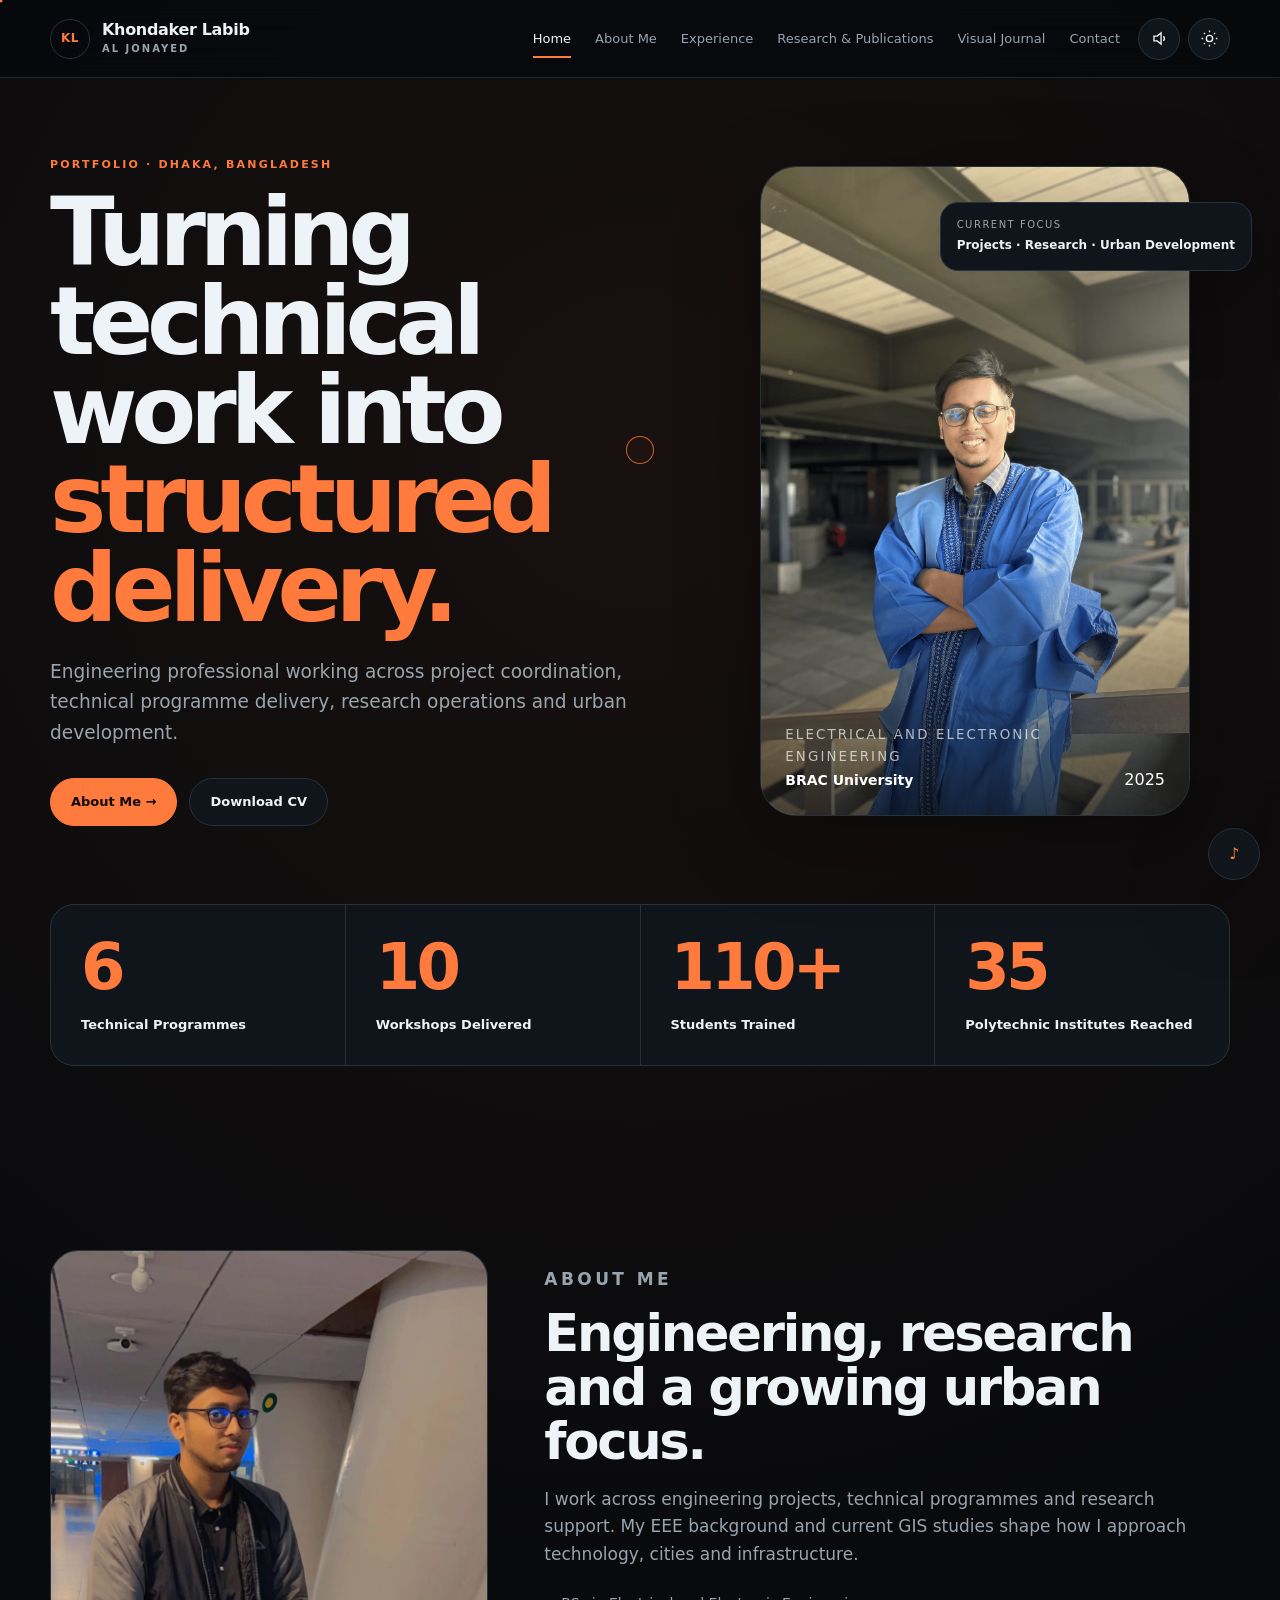
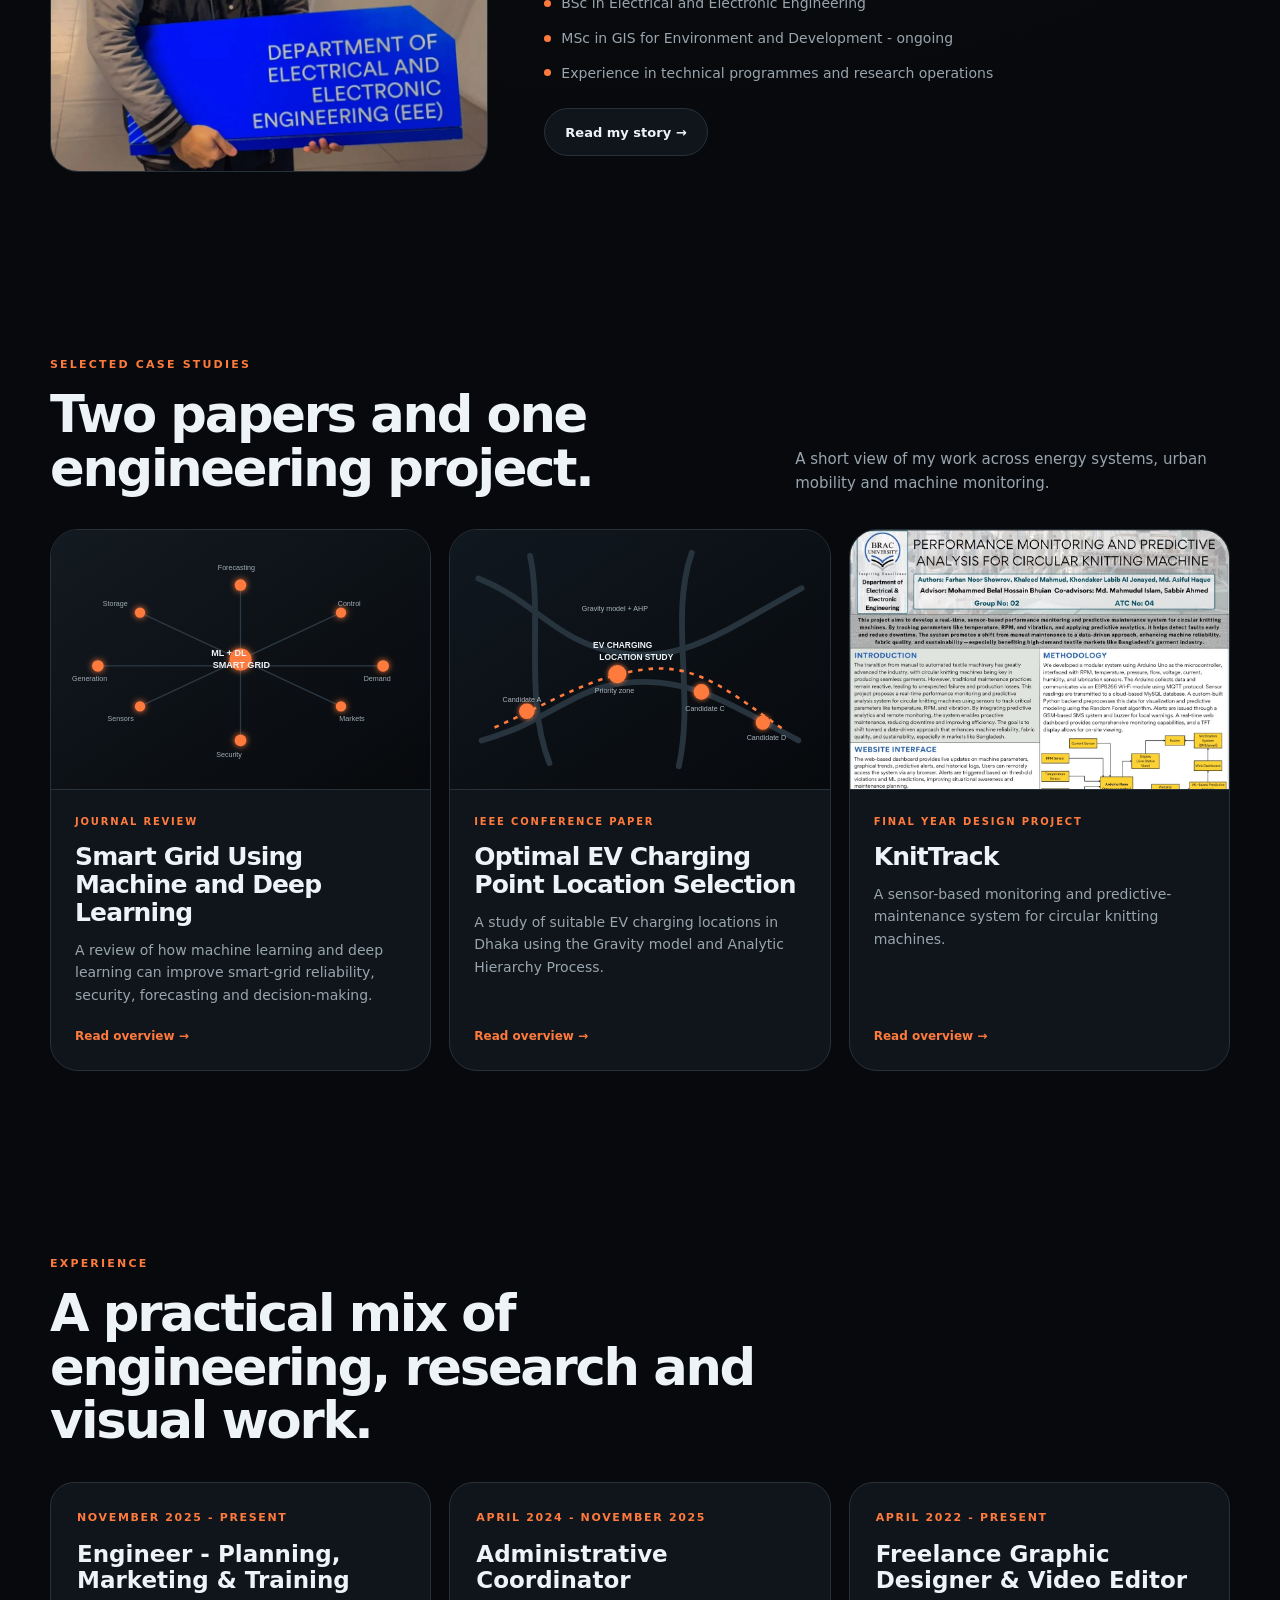
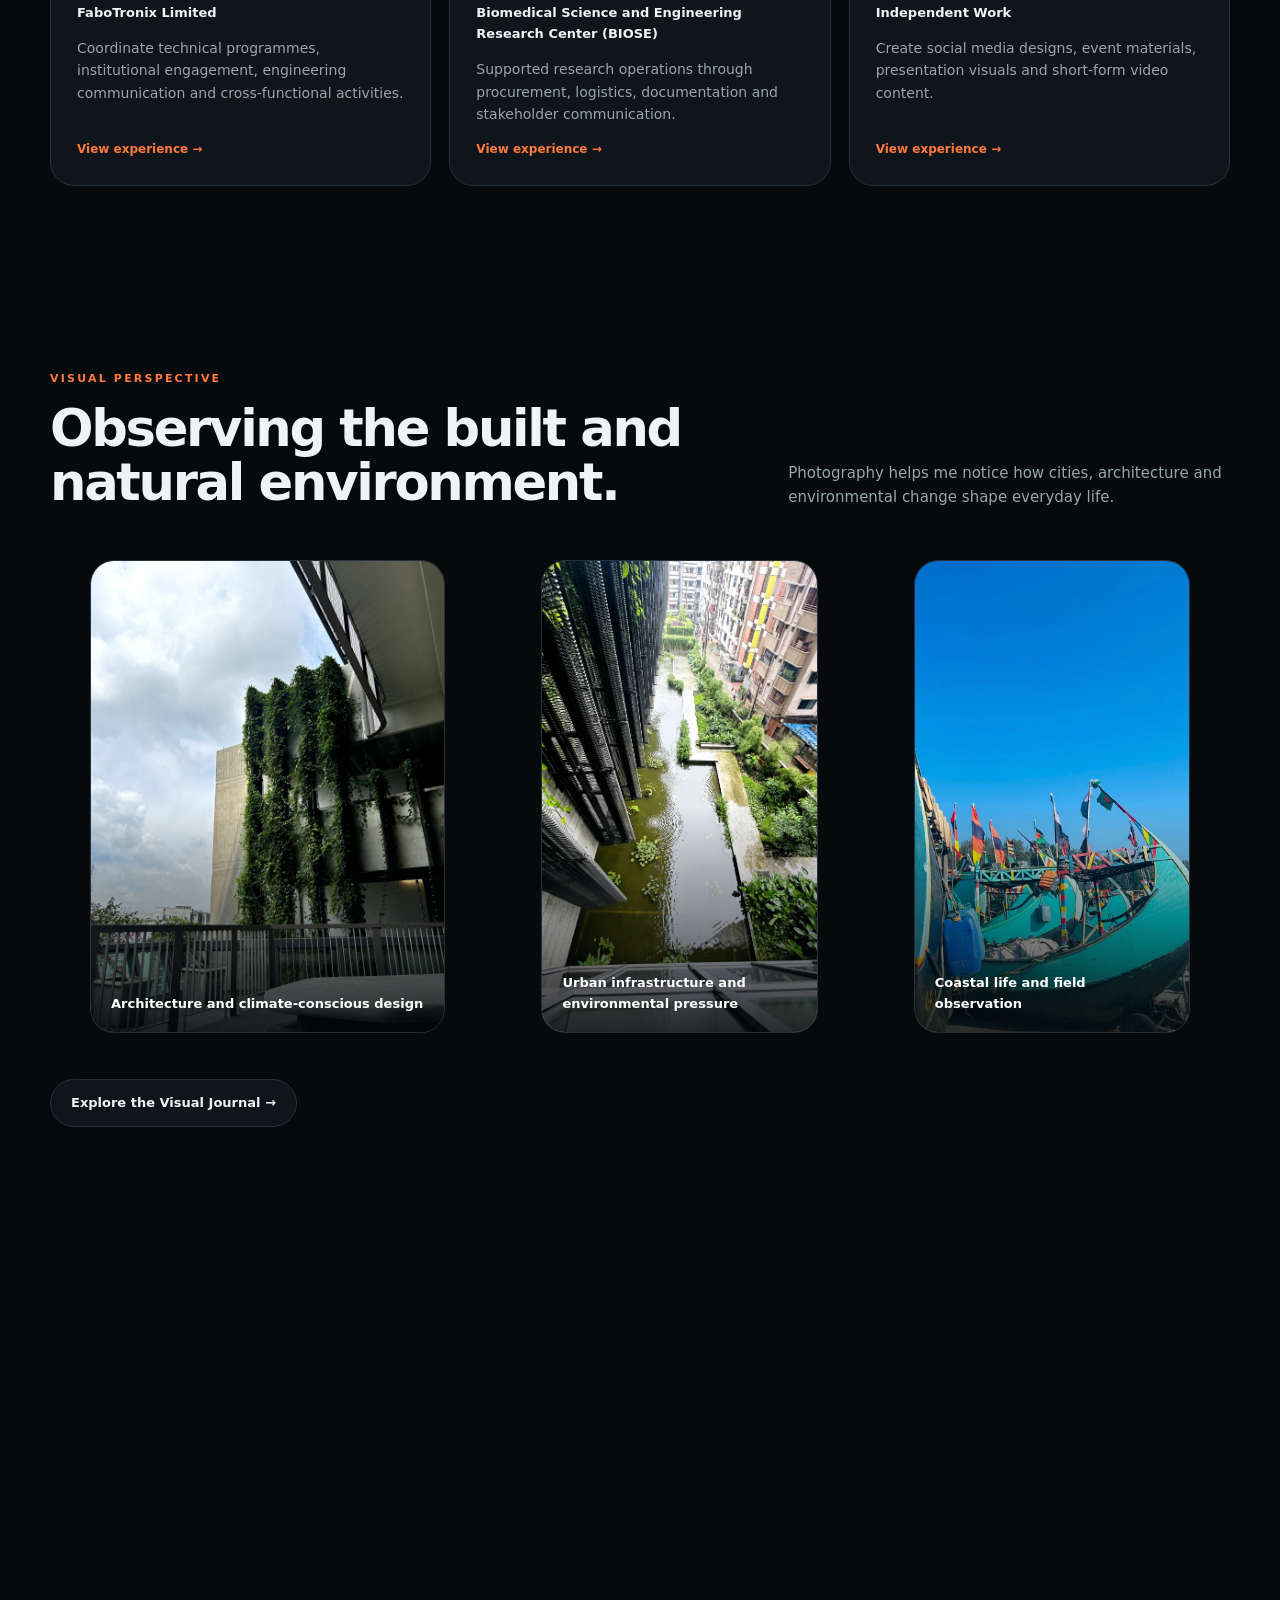
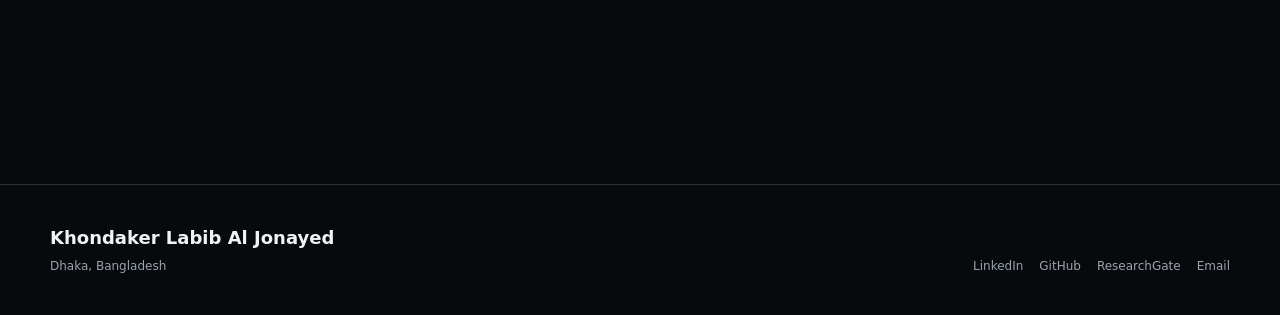
<file: index.html>
<!doctype html>
<html lang="en" data-theme="dark">
<head>
<meta charset="utf-8"><meta name="viewport" content="width=device-width,initial-scale=1">
<title>Khondaker Labib Al Jonayed - Engineering, Research &amp; Urban Development</title><meta name="description" content="Engineering professional working across project coordination, technical programme delivery, research operations and urban development."><meta name="theme-color" content="#07090c">
<meta property="og:title" content="Khondaker Labib Al Jonayed - Engineering, Research &amp; Urban Development"><meta property="og:description" content="Engineering professional working across project coordination, technical programme delivery, research operations and urban development."><meta property="og:type" content="website"><meta property="og:image" content="assets/images/og-card.jpg"><meta property="og:url" content="https://labibrafi08.github.io/khondaker-labib-portfolio/">
<meta name="twitter:card" content="summary_large_image"><link rel="canonical" href="https://labibrafi08.github.io/khondaker-labib-portfolio/"><link rel="icon" href="assets/images/favicon.svg" type="image/svg+xml"><link rel="stylesheet" href="assets/css/styles.css">
<script type="application/ld+json">{"@context":"https://schema.org","@type":"Person","name":"Khondaker Labib Al Jonayed","url":"https://labibrafi08.github.io/khondaker-labib-portfolio/","jobTitle":"Engineer - Planning, Marketing & Training","email":"mailto:labibrafi2000@gmail.com","sameAs":["https://github.com/LabibRafi08","https://www.linkedin.com/in/khondaker-labib/","https://www.researchgate.net/profile/Khondaker-Labib-Al-Jonayed"],"address":{"@type":"PostalAddress","addressLocality":"Dhaka","addressCountry":"Bangladesh"}}</script>
</head>
<body data-page="home">
<div class="page-intro" aria-hidden="true"><div class="intro-inner"><div class="intro-mark"><span>Khondaker Labib</span><span>KL</span></div><div class="intro-line"></div></div></div>
<a class="skip-link" href="#main-content">Skip to content</a><div class="scroll-progress" aria-hidden="true"></div><div class="cursor-dot" aria-hidden="true"></div><div class="cursor-ring" aria-hidden="true"></div>
<header class="site-header">
<a class="brand" href="index.html" aria-label="Home"><span class="brand-mark">KL</span><span class="brand-copy">Khondaker Labib<small>Al Jonayed</small></span></a>
<div class="header-right"><nav class="site-nav" aria-label="Primary navigation"><a href="index.html" class="is-active">Home</a><a href="about.html" class="">About Me</a><a href="experience.html" class="">Experience</a><a href="research.html" class="">Research & Publications</a><a href="journal.html" class="">Visual Journal</a><a href="contact.html" class="">Contact</a></nav><div class="header-actions"><button class="icon-btn" type="button" data-sound-open aria-label="Open music player" title="Music"><svg viewBox="0 0 24 24"><path d="M5 9v6h4l5 4V5L9 9H5Z"/><path d="M17 9c1.4 1.7 1.4 4.3 0 6"/></svg></button><button class="icon-btn" type="button" data-theme-toggle aria-label="Switch theme"><svg viewBox="0 0 24 24"><circle cx="12" cy="12" r="4"/><path d="M12 2v2M12 20v2M4.9 4.9l1.4 1.4M17.7 17.7l1.4 1.4M2 12h2M20 12h2M4.9 19.1l1.4-1.4M17.7 6.3l1.4-1.4"/></svg></button><button class="icon-btn menu-btn" type="button" aria-expanded="false" aria-label="Open menu"><svg viewBox="0 0 24 24"><path d="M4 7h16M4 12h16M4 17h16"/></svg></button></div></div>
</header>
<main id="main-content">
<section class="hero shell"><div class="hero-copy"><p class="eyebrow" data-reveal="left">Portfolio · Dhaka, Bangladesh</p><h1 class="display" data-reveal="left">Turning technical work into <span class="accent">structured delivery.</span></h1><p class="lead" data-reveal="left">Engineering professional working across project coordination, technical programme delivery, research operations and urban development.</p><div class="hero-actions" data-reveal="left"><a class="btn btn-primary" href="about.html" data-magnetic>About Me →</a><a class="btn btn-secondary" href="assets/docs/Khondaker_Labib_Al_Jonayed_CV.pdf" download data-magnetic>Download CV</a></div></div><div class="hero-visual" data-reveal="right"><figure class="hero-frame"><picture class=""><source srcset="assets/images/web/hero-convocation.webp" type="image/webp"><img src="assets/images/originals/hero-convocation.png" data-original="assets/images/originals/hero-convocation.png" alt="Khondaker Labib wearing a blue graduation gown and leaning beside a railing" loading="eager" decoding="async"></picture><figcaption class="hero-caption"><div><small>Electrical and Electronic Engineering</small><strong>BRAC University</strong></div><span>2025</span></figcaption></figure><div class="hero-chip"><span>Current focus</span><strong>Projects · Research · Urban Development</strong></div></div></section>
<section class="section metric-wrap shell"><div class="metric-grid"><article class="metric" data-reveal><strong data-count="6" data-suffix="">0</strong><span>Technical Programmes</span></article><article class="metric" data-reveal><strong data-count="10" data-suffix="">0</strong><span>Workshops Delivered</span></article><article class="metric" data-reveal><strong data-count="110" data-suffix="+">0</strong><span>Students Trained</span></article><article class="metric" data-reveal><strong data-count="35" data-suffix="">0</strong><span>Polytechnic Institutes Reached</span></article></div></section>
<section class="section shell"><div class="about-preview"><figure class="photo" data-reveal="left"><picture class=""><source srcset="assets/images/web/eee-signboard.webp" type="image/webp"><img src="assets/images/originals/eee-signboard.jpg" data-original="assets/images/originals/eee-signboard.jpg" alt="Khondaker Labib holding the Department of Electrical and Electronic Engineering signboard" loading="lazy" decoding="async"></picture></figure><div class="copy" data-reveal="right"><p class="kicker">About Me</p><h2 class="h2">Engineering, research and a growing urban focus.</h2><p>I work across engineering projects, technical programmes and research support. My EEE background and current GIS studies shape how I approach technology, cities and infrastructure.</p><div class="mini-list"><span><i></i>BSc in Electrical and Electronic Engineering</span><span><i></i>MSc in GIS for Environment and Development - ongoing</span><span><i></i>Experience in technical programmes and research operations</span></div><a class="btn btn-secondary" href="about.html">Read my story →</a></div></div></section>
<section class="section shell"><div class="section-head" data-reveal><div><p class="kicker">Selected case studies</p><h2 class="h2">Two papers and one engineering project.</h2></div><p class="lead">A short view of my work across energy systems, urban mobility and machine monitoring.</p></div><div class="case-grid"><a class="case-card" href="research.html#smart-grid" data-reveal data-magnetic><div class="case-visual"><img src="assets/images/graphics/smart-grid.svg" alt="Smart Grid Using Machine and Deep Learning" loading="lazy"></div><div class="case-body"><span class="case-kind">Journal Review</span><h3>Smart Grid Using Machine and Deep Learning</h3><p>A review of how machine learning and deep learning can improve smart-grid reliability, security, forecasting and decision-making.</p><span class="case-link">Read overview →</span></div></a><a class="case-card" href="research.html#ev-charging" data-reveal data-magnetic><div class="case-visual"><img src="assets/images/graphics/ev-charging.svg" alt="Optimal EV Charging Point Location Selection" loading="lazy"></div><div class="case-body"><span class="case-kind">IEEE Conference Paper</span><h3>Optimal EV Charging Point Location Selection</h3><p>A study of suitable EV charging locations in Dhaka using the Gravity model and Analytic Hierarchy Process.</p><span class="case-link">Read overview →</span></div></a><a class="case-card" href="research.html#knittrack" data-reveal data-magnetic><div class="case-visual"><img src="assets/images/web/project-poster.webp" alt="KnitTrack" loading="lazy"></div><div class="case-body"><span class="case-kind">Final Year Design Project</span><h3>KnitTrack</h3><p>A sensor-based monitoring and predictive-maintenance system for circular knitting machines.</p><span class="case-link">Read overview →</span></div></a></div></section>
<section class="section shell"><div class="section-head" data-reveal><div><p class="kicker">Experience</p><h2 class="h2">A practical mix of engineering, research and visual work.</h2></div></div><div class="experience-snapshot"><article class="role-card" data-reveal><span class="period">November 2025 - Present</span><h3>Engineer - Planning, Marketing &amp; Training</h3><strong>FaboTronix Limited</strong><p>Coordinate technical programmes, institutional engagement, engineering communication and cross-functional activities.</p><a href="experience.html">View experience →</a></article><article class="role-card" data-reveal><span class="period">April 2024 - November 2025</span><h3>Administrative Coordinator</h3><strong>Biomedical Science and Engineering Research Center (BIOSE)</strong><p>Supported research operations through procurement, logistics, documentation and stakeholder communication.</p><a href="experience.html">View experience →</a></article><article class="role-card" data-reveal><span class="period">April 2022 - Present</span><h3>Freelance Graphic Designer &amp; Video Editor</h3><strong>Independent Work</strong><p>Create social media designs, event materials, presentation visuals and short-form video content.</p><a href="experience.html">View experience →</a></article></div></section>
<section class="section shell"><div class="section-head" data-reveal><div><p class="kicker">Visual perspective</p><h2 class="h2">Observing the built and natural environment.</h2></div><p class="lead">Photography helps me notice how cities, architecture and environmental change shape everyday life.</p></div><div class="visual-strip"><figure class="visual-item" data-reveal><img src="assets/images/web/green-facade.webp" alt="Green facade of a modern university building" loading="lazy"><figcaption class="visual-caption">Architecture and climate-conscious design</figcaption></figure><figure class="visual-item" data-reveal><img src="assets/images/web/urban-water.webp" alt="Urban water and drainage beside dense buildings" loading="lazy"><figcaption class="visual-caption">Urban infrastructure and environmental pressure</figcaption></figure><figure class="visual-item" data-reveal><img src="assets/images/web/fishing-boats.webp" alt="Fishing boats on the coast" loading="lazy"><figcaption class="visual-caption">Coastal life and field observation</figcaption></figure></div><div class="button-row"><a class="btn btn-secondary" href="journal.html">Explore the Visual Journal →</a></div></section>
<section class="section shell"><div class="cta-band" data-reveal><div><p class="kicker">Contact</p><h2 class="h2">Let's work on something meaningful.</h2><p class="lead">Open to engineering projects, research collaboration, technical programmes and urban-development opportunities.</p></div><div class="button-row"><a class="btn btn-primary" href="mailto:labibrafi2000@gmail.com">Email Me</a><a class="btn btn-secondary" href="https://www.linkedin.com/in/khondaker-labib/" target="_blank" rel="noreferrer">LinkedIn</a></div></div></section></main>
<footer class="site-footer"><div class="shell footer-grid"><div class="footer-brand">Khondaker Labib Al Jonayed<small>Dhaka, Bangladesh</small></div><div class="footer-links"><a href="https://www.linkedin.com/in/khondaker-labib/" target="_blank" rel="noreferrer">LinkedIn</a><a href="https://github.com/LabibRafi08" target="_blank" rel="noreferrer">GitHub</a><a href="https://www.researchgate.net/profile/Khondaker-Labib-Al-Jonayed" target="_blank" rel="noreferrer">ResearchGate</a><a href="mailto:labibrafi2000@gmail.com">Email</a></div></div></footer>
<div class="soundspace" role="dialog" aria-label="Music player"><div class="sound-head"><div><span>Soundspace</span><strong>Music that stays with you across pages</strong></div><button class="sound-close" type="button" aria-label="Close music player">×</button></div><div class="track-info"><div class="track-art">♪</div><div class="track-meta"><strong data-track-title>Ambient Focus</strong><span data-track-artist>Portfolio Soundscape</span></div></div><div class="transport-controls"><button class="track-prev" type="button" aria-label="Previous track">←</button><button class="audio-play" type="button" aria-label="Play or pause">▶</button><button class="track-next" type="button" aria-label="Next track">→</button><div class="audio-progress" aria-label="Track progress"><span></span></div><div class="audio-time">0:00 / 0:00</div></div><div class="volume-row"><span>Volume</span><input class="audio-volume" type="range" min="0" max="1" step="0.01" value="0.65" aria-label="Volume"></div><div class="sound-credit"><span data-track-credit>Credit: Background ambience for the portfolio</span><a href="https://drive.google.com/drive/folders/1qw7-9Or7e8DDqRwEgaO69zn1u7hNWOAk?usp=sharing" target="_blank" rel="noreferrer">Open MP3 library</a></div><audio id="ambient-audio" preload="metadata"></audio></div><button class="music-fab" type="button" aria-label="Open music player">♪</button>
<div class="lightbox" role="dialog" aria-label="Image preview"><button class="lightbox-close" type="button" aria-label="Close image">×</button><img alt=""><div class="lightbox-caption"></div></div><div class="toast" role="status"></div>
<script src="assets/js/music-data.js"></script><script src="assets/js/main.js"></script></body></html>
</file>
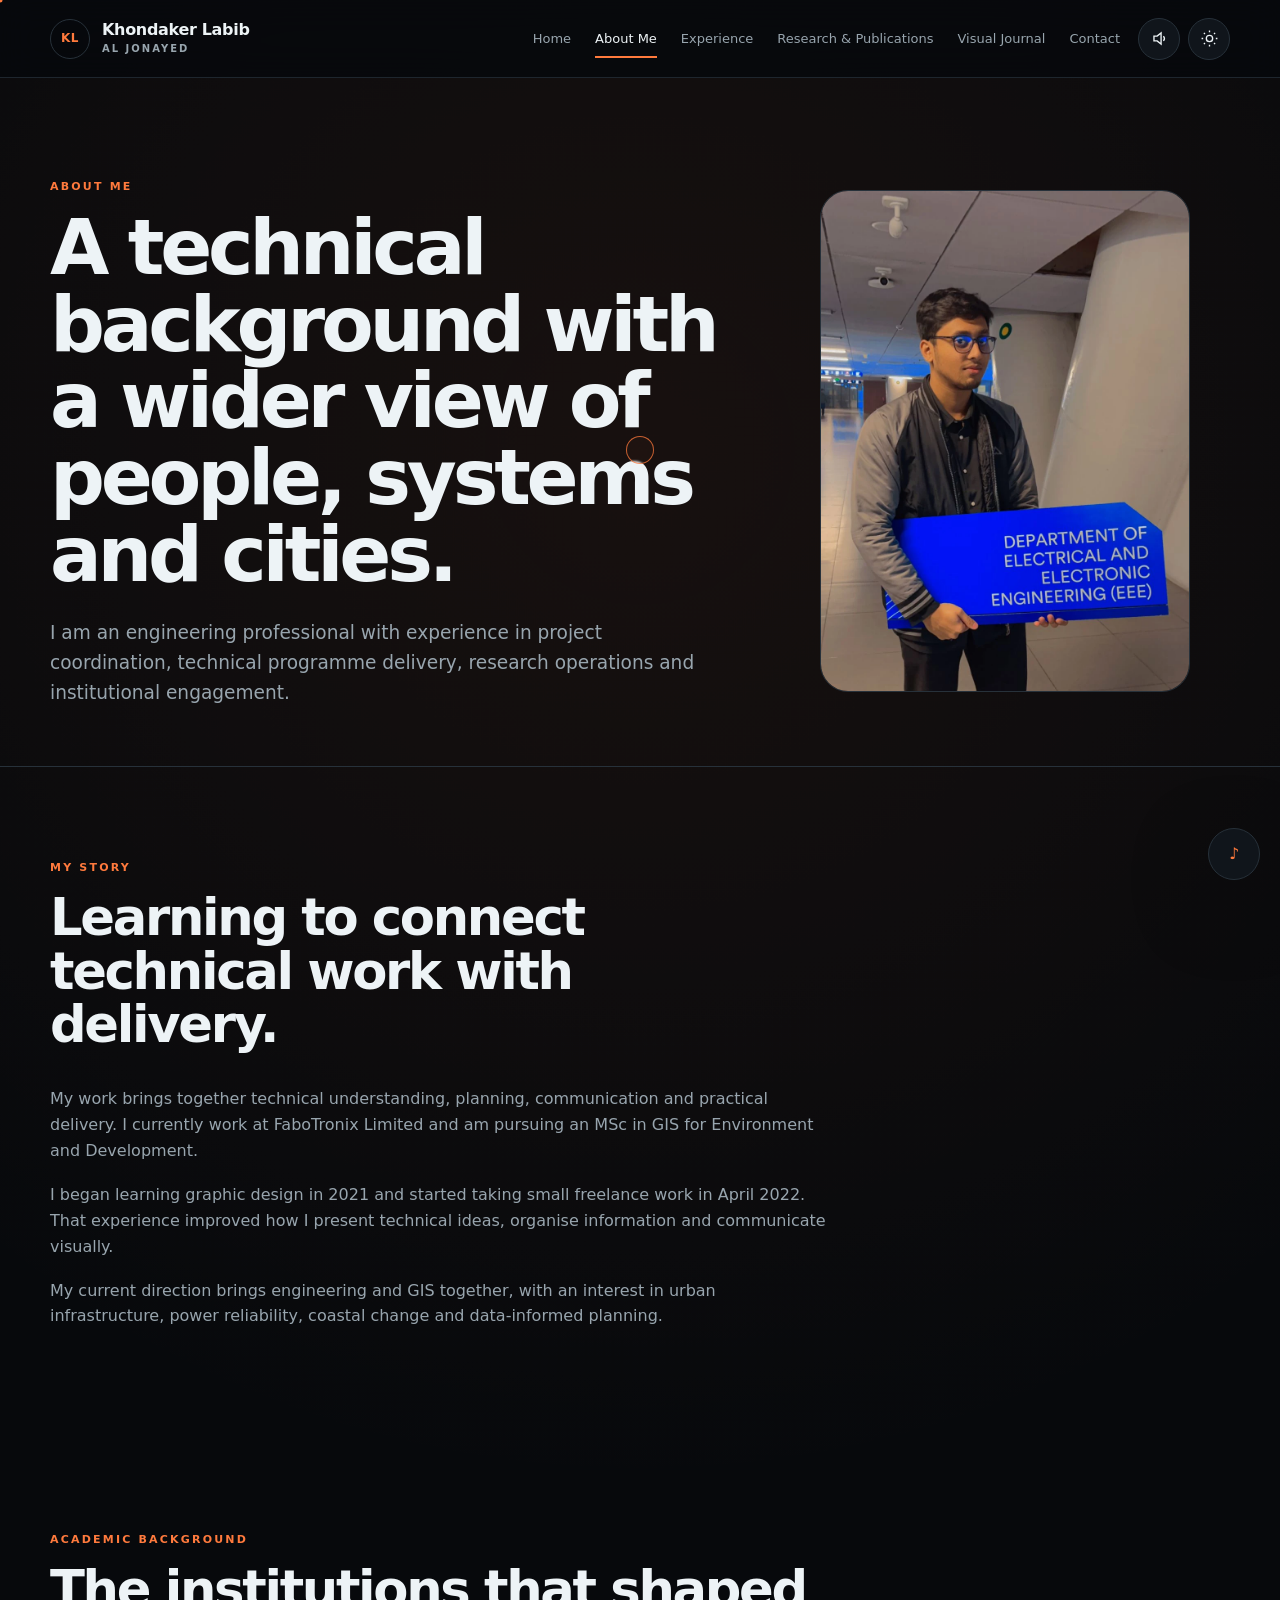
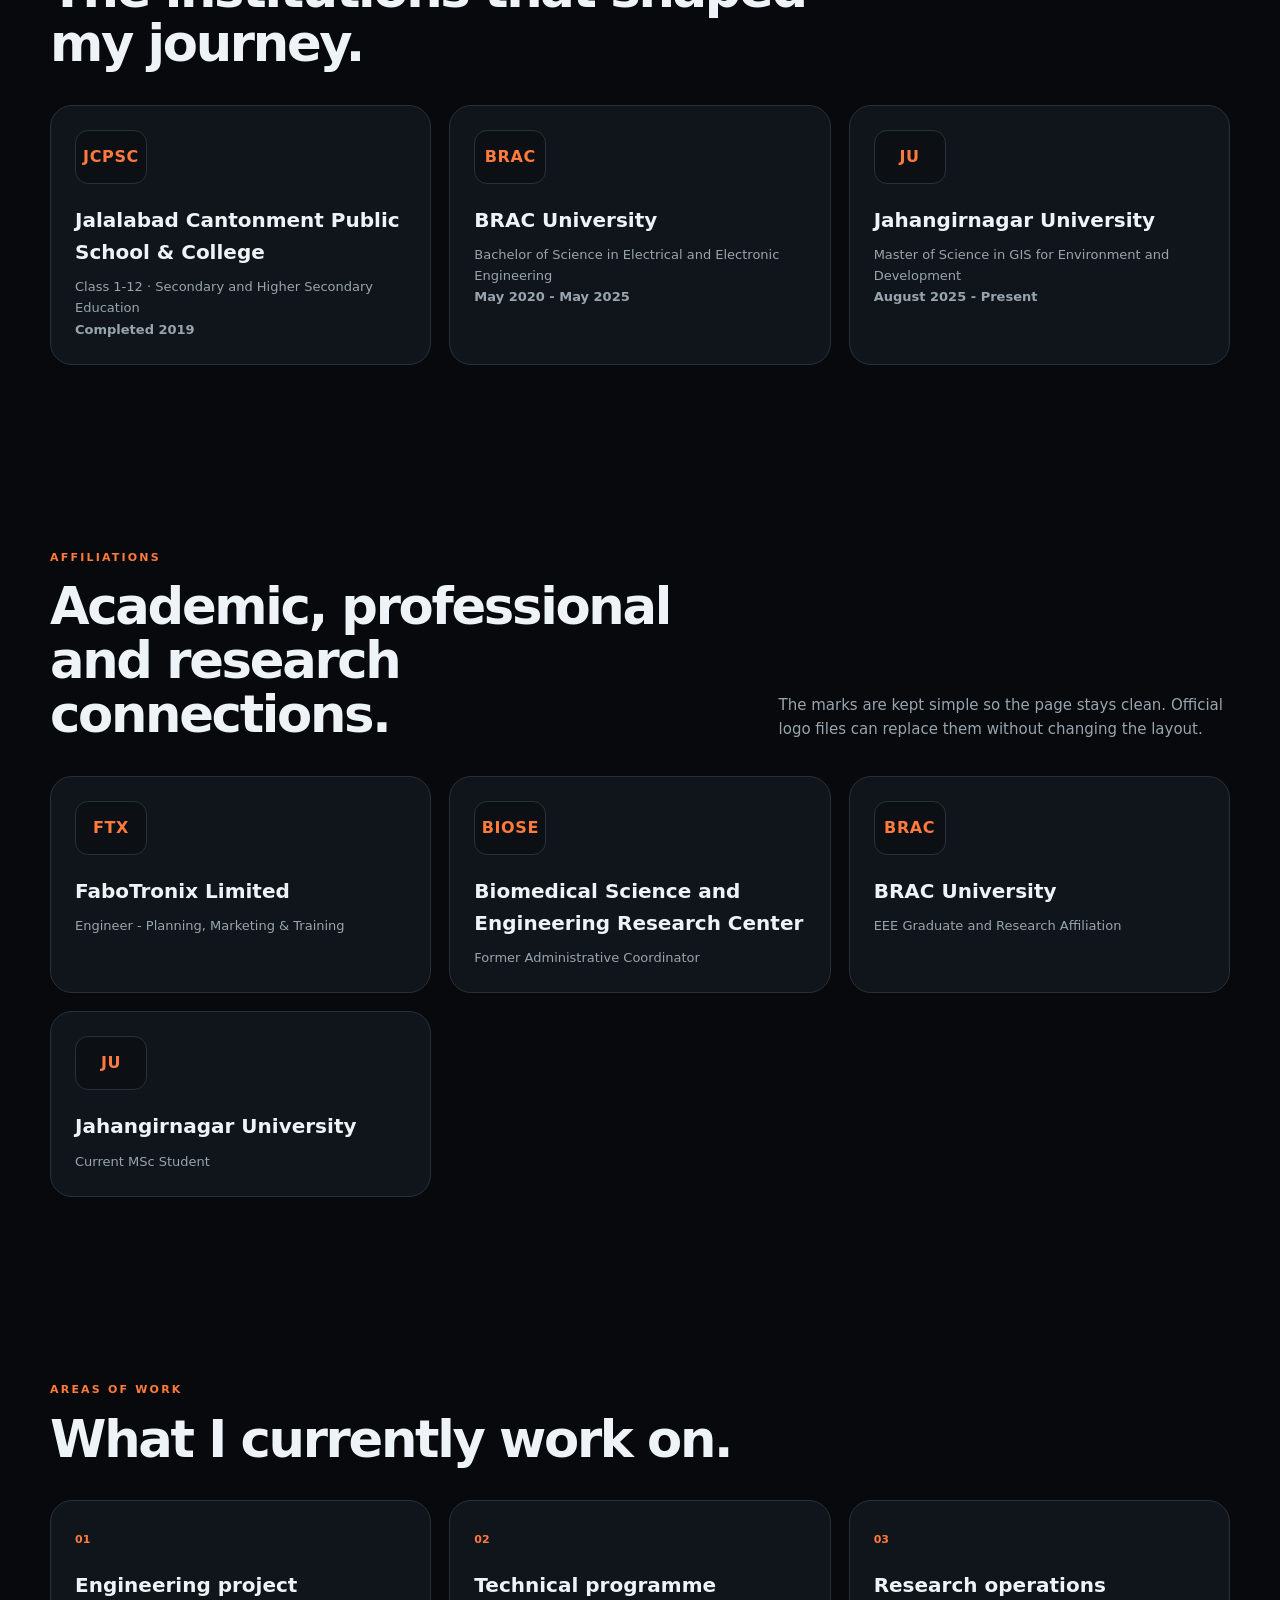
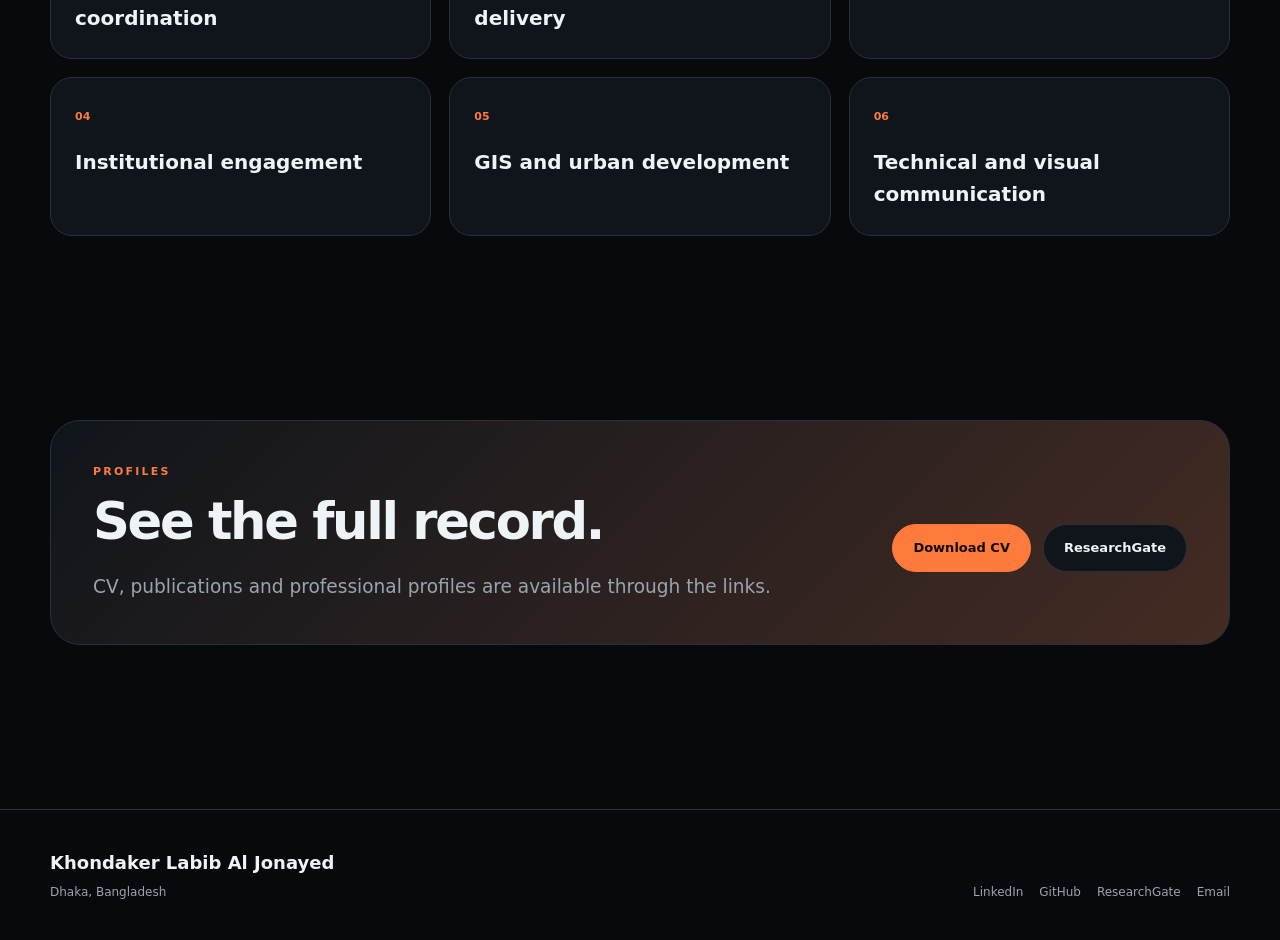
<file: about.html>
<!doctype html>
<html lang="en" data-theme="dark">
<head>
<meta charset="utf-8"><meta name="viewport" content="width=device-width,initial-scale=1">
<title>About - Khondaker Labib Al Jonayed</title><meta name="description" content="Academic background, affiliations and professional story."><meta name="theme-color" content="#07090c">
<meta property="og:title" content="About - Khondaker Labib Al Jonayed"><meta property="og:description" content="Academic background, affiliations and professional story."><meta property="og:type" content="website"><meta property="og:image" content="assets/images/og-card.jpg"><meta property="og:url" content="https://labibrafi08.github.io/khondaker-labib-portfolio/about.html">
<meta name="twitter:card" content="summary_large_image"><link rel="canonical" href="https://labibrafi08.github.io/khondaker-labib-portfolio/about.html"><link rel="icon" href="assets/images/favicon.svg" type="image/svg+xml"><link rel="stylesheet" href="assets/css/styles.css">
<script type="application/ld+json">{"@context":"https://schema.org","@type":"Person","name":"Khondaker Labib Al Jonayed","url":"https://labibrafi08.github.io/khondaker-labib-portfolio/","jobTitle":"Engineer - Planning, Marketing & Training","email":"mailto:labibrafi2000@gmail.com","sameAs":["https://github.com/LabibRafi08","https://www.linkedin.com/in/khondaker-labib/","https://www.researchgate.net/profile/Khondaker-Labib-Al-Jonayed"],"address":{"@type":"PostalAddress","addressLocality":"Dhaka","addressCountry":"Bangladesh"}}</script>
</head>
<body data-page="about">
<div class="page-intro" aria-hidden="true"><div class="intro-inner"><div class="intro-mark"><span>Khondaker Labib</span><span>KL</span></div><div class="intro-line"></div></div></div>
<a class="skip-link" href="#main-content">Skip to content</a><div class="scroll-progress" aria-hidden="true"></div><div class="cursor-dot" aria-hidden="true"></div><div class="cursor-ring" aria-hidden="true"></div>
<header class="site-header">
<a class="brand" href="index.html" aria-label="Home"><span class="brand-mark">KL</span><span class="brand-copy">Khondaker Labib<small>Al Jonayed</small></span></a>
<div class="header-right"><nav class="site-nav" aria-label="Primary navigation"><a href="index.html" class="">Home</a><a href="about.html" class="is-active">About Me</a><a href="experience.html" class="">Experience</a><a href="research.html" class="">Research & Publications</a><a href="journal.html" class="">Visual Journal</a><a href="contact.html" class="">Contact</a></nav><div class="header-actions"><button class="icon-btn" type="button" data-sound-open aria-label="Open music player" title="Music"><svg viewBox="0 0 24 24"><path d="M5 9v6h4l5 4V5L9 9H5Z"/><path d="M17 9c1.4 1.7 1.4 4.3 0 6"/></svg></button><button class="icon-btn" type="button" data-theme-toggle aria-label="Switch theme"><svg viewBox="0 0 24 24"><circle cx="12" cy="12" r="4"/><path d="M12 2v2M12 20v2M4.9 4.9l1.4 1.4M17.7 17.7l1.4 1.4M2 12h2M20 12h2M4.9 19.1l1.4-1.4M17.7 6.3l1.4-1.4"/></svg></button><button class="icon-btn menu-btn" type="button" aria-expanded="false" aria-label="Open menu"><svg viewBox="0 0 24 24"><path d="M4 7h16M4 12h16M4 17h16"/></svg></button></div></div>
</header>
<main id="main-content">
<section class="page-hero"><div class="shell page-hero-grid"><div data-reveal="left"><p class="kicker">About Me</p><h1 class="h1">A technical background with a wider view of people, systems and cities.</h1><p class="lead">I am an engineering professional with experience in project coordination, technical programme delivery, research operations and institutional engagement.</p></div><figure class="page-hero-photo" data-reveal="right"><picture class=""><source srcset="assets/images/web/eee-signboard.webp" type="image/webp"><img src="assets/images/originals/eee-signboard.jpg" data-original="assets/images/originals/eee-signboard.jpg" alt="Khondaker Labib holding the Department of Electrical and Electronic Engineering signboard" loading="eager" decoding="async"></picture></figure></div></section>
<section class="section shell"><div class="section-head"><div><p class="kicker">My story</p><h2 class="h2">Learning to connect technical work with delivery.</h2></div></div><div class="prose" data-reveal><p>My work brings together technical understanding, planning, communication and practical delivery. I currently work at FaboTronix Limited and am pursuing an MSc in GIS for Environment and Development.</p><p>I began learning graphic design in 2021 and started taking small freelance work in April 2022. That experience improved how I present technical ideas, organise information and communicate visually.</p><p>My current direction brings engineering and GIS together, with an interest in urban infrastructure, power reliability, coastal change and data-informed planning.</p></div></section>
<section class="section shell"><div class="section-head"><div><p class="kicker">Academic background</p><h2 class="h2">The institutions that shaped my journey.</h2></div></div><div class="education-grid"><article class="edu-card" data-reveal><div class="mark">JCPSC</div><h3>Jalalabad Cantonment Public School &amp; College</h3><p>Class 1-12 · Secondary and Higher Secondary Education</p><p><strong>Completed 2019</strong></p></article><article class="edu-card" data-reveal><div class="mark">BRAC</div><h3>BRAC University</h3><p>Bachelor of Science in Electrical and Electronic Engineering</p><p><strong>May 2020 - May 2025</strong></p></article><article class="edu-card" data-reveal><div class="mark">JU</div><h3>Jahangirnagar University</h3><p>Master of Science in GIS for Environment and Development</p><p><strong>August 2025 - Present</strong></p></article></div></section>
<section class="section shell"><div class="section-head"><div><p class="kicker">Affiliations</p><h2 class="h2">Academic, professional and research connections.</h2></div><p class="lead">The marks are kept simple so the page stays clean. Official logo files can replace them without changing the layout.</p></div><div class="affiliation-grid"><article class="aff-card" data-reveal><div class="mark">FTX</div><h3>FaboTronix Limited</h3><p>Engineer - Planning, Marketing &amp; Training</p></article><article class="aff-card" data-reveal><div class="mark">BIOSE</div><h3>Biomedical Science and Engineering Research Center</h3><p>Former Administrative Coordinator</p></article><article class="aff-card" data-reveal><div class="mark">BRAC</div><h3>BRAC University</h3><p>EEE Graduate and Research Affiliation</p></article><article class="aff-card" data-reveal><div class="mark">JU</div><h3>Jahangirnagar University</h3><p>Current MSc Student</p></article></div></section>
<section class="section shell"><div class="section-head"><div><p class="kicker">Areas of work</p><h2 class="h2">What I currently work on.</h2></div></div><div class="area-grid"><article class="area-card" data-reveal><span>01</span><h3>Engineering project coordination</h3></article><article class="area-card" data-reveal><span>02</span><h3>Technical programme delivery</h3></article><article class="area-card" data-reveal><span>03</span><h3>Research operations</h3></article><article class="area-card" data-reveal><span>04</span><h3>Institutional engagement</h3></article><article class="area-card" data-reveal><span>05</span><h3>GIS and urban development</h3></article><article class="area-card" data-reveal><span>06</span><h3>Technical and visual communication</h3></article></div></section>
<section class="section shell"><div class="cta-band"><div><p class="kicker">Profiles</p><h2 class="h2">See the full record.</h2><p class="lead">CV, publications and professional profiles are available through the links.</p></div><div class="button-row"><a class="btn btn-primary" href="assets/docs/Khondaker_Labib_Al_Jonayed_CV.pdf" download>Download CV</a><a class="btn btn-secondary" href="https://www.researchgate.net/profile/Khondaker-Labib-Al-Jonayed" target="_blank" rel="noreferrer">ResearchGate</a></div></div></section></main>
<footer class="site-footer"><div class="shell footer-grid"><div class="footer-brand">Khondaker Labib Al Jonayed<small>Dhaka, Bangladesh</small></div><div class="footer-links"><a href="https://www.linkedin.com/in/khondaker-labib/" target="_blank" rel="noreferrer">LinkedIn</a><a href="https://github.com/LabibRafi08" target="_blank" rel="noreferrer">GitHub</a><a href="https://www.researchgate.net/profile/Khondaker-Labib-Al-Jonayed" target="_blank" rel="noreferrer">ResearchGate</a><a href="mailto:labibrafi2000@gmail.com">Email</a></div></div></footer>
<div class="soundspace" role="dialog" aria-label="Music player"><div class="sound-head"><div><span>Soundspace</span><strong>Music that stays with you across pages</strong></div><button class="sound-close" type="button" aria-label="Close music player">×</button></div><div class="track-info"><div class="track-art">♪</div><div class="track-meta"><strong data-track-title>Ambient Focus</strong><span data-track-artist>Portfolio Soundscape</span></div></div><div class="transport-controls"><button class="track-prev" type="button" aria-label="Previous track">←</button><button class="audio-play" type="button" aria-label="Play or pause">▶</button><button class="track-next" type="button" aria-label="Next track">→</button><div class="audio-progress" aria-label="Track progress"><span></span></div><div class="audio-time">0:00 / 0:00</div></div><div class="volume-row"><span>Volume</span><input class="audio-volume" type="range" min="0" max="1" step="0.01" value="0.65" aria-label="Volume"></div><div class="sound-credit"><span data-track-credit>Credit: Background ambience for the portfolio</span><a href="https://drive.google.com/drive/folders/1qw7-9Or7e8DDqRwEgaO69zn1u7hNWOAk?usp=sharing" target="_blank" rel="noreferrer">Open MP3 library</a></div><audio id="ambient-audio" preload="metadata"></audio></div><button class="music-fab" type="button" aria-label="Open music player">♪</button>
<div class="lightbox" role="dialog" aria-label="Image preview"><button class="lightbox-close" type="button" aria-label="Close image">×</button><img alt=""><div class="lightbox-caption"></div></div><div class="toast" role="status"></div>
<script src="assets/js/music-data.js"></script><script src="assets/js/main.js"></script></body></html>
</file>
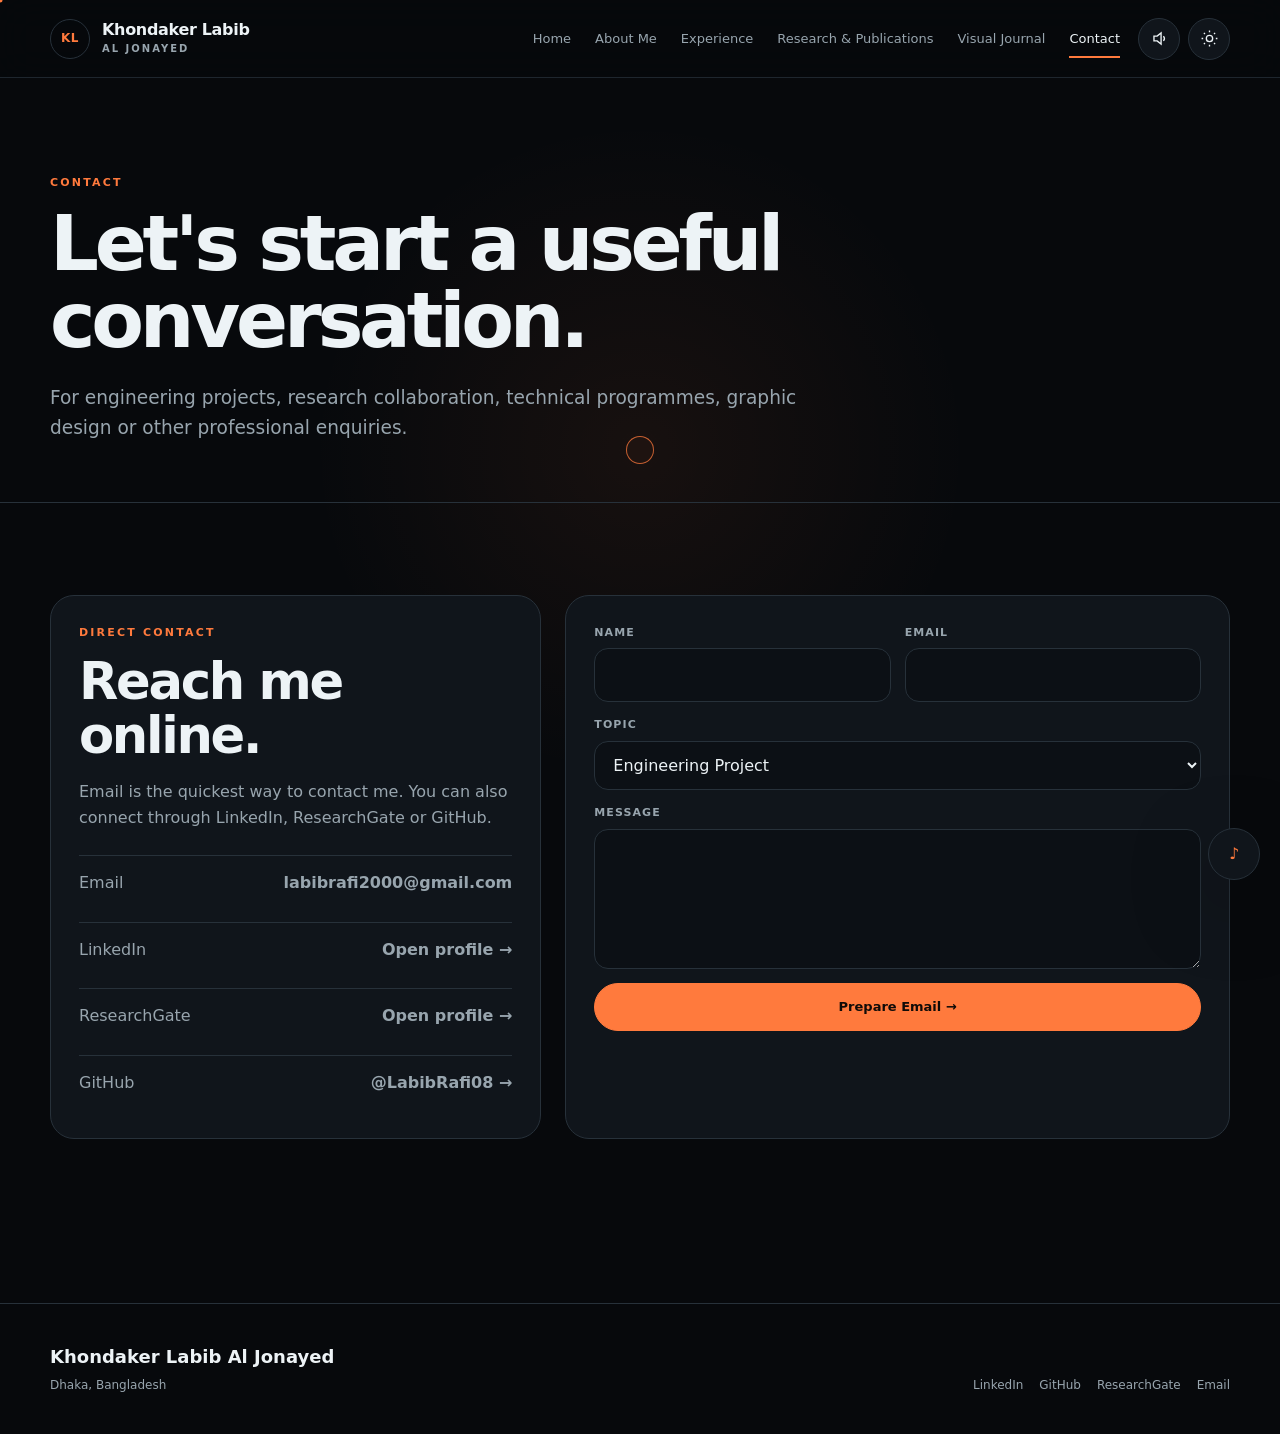
<file: contact.html>
<!doctype html>
<html lang="en" data-theme="dark">
<head>
<meta charset="utf-8"><meta name="viewport" content="width=device-width,initial-scale=1">
<title>Contact - Khondaker Labib Al Jonayed</title><meta name="description" content="Contact Khondaker Labib Al Jonayed for professional and research collaboration."><meta name="theme-color" content="#07090c">
<meta property="og:title" content="Contact - Khondaker Labib Al Jonayed"><meta property="og:description" content="Contact Khondaker Labib Al Jonayed for professional and research collaboration."><meta property="og:type" content="website"><meta property="og:image" content="assets/images/og-card.jpg"><meta property="og:url" content="https://labibrafi08.github.io/khondaker-labib-portfolio/contact.html">
<meta name="twitter:card" content="summary_large_image"><link rel="canonical" href="https://labibrafi08.github.io/khondaker-labib-portfolio/contact.html"><link rel="icon" href="assets/images/favicon.svg" type="image/svg+xml"><link rel="stylesheet" href="assets/css/styles.css">
<script type="application/ld+json">{"@context":"https://schema.org","@type":"Person","name":"Khondaker Labib Al Jonayed","url":"https://labibrafi08.github.io/khondaker-labib-portfolio/","jobTitle":"Engineer - Planning, Marketing & Training","email":"mailto:labibrafi2000@gmail.com","sameAs":["https://github.com/LabibRafi08","https://www.linkedin.com/in/khondaker-labib/","https://www.researchgate.net/profile/Khondaker-Labib-Al-Jonayed"],"address":{"@type":"PostalAddress","addressLocality":"Dhaka","addressCountry":"Bangladesh"}}</script>
</head>
<body data-page="contact">
<div class="page-intro" aria-hidden="true"><div class="intro-inner"><div class="intro-mark"><span>Khondaker Labib</span><span>KL</span></div><div class="intro-line"></div></div></div>
<a class="skip-link" href="#main-content">Skip to content</a><div class="scroll-progress" aria-hidden="true"></div><div class="cursor-dot" aria-hidden="true"></div><div class="cursor-ring" aria-hidden="true"></div>
<header class="site-header">
<a class="brand" href="index.html" aria-label="Home"><span class="brand-mark">KL</span><span class="brand-copy">Khondaker Labib<small>Al Jonayed</small></span></a>
<div class="header-right"><nav class="site-nav" aria-label="Primary navigation"><a href="index.html" class="">Home</a><a href="about.html" class="">About Me</a><a href="experience.html" class="">Experience</a><a href="research.html" class="">Research & Publications</a><a href="journal.html" class="">Visual Journal</a><a href="contact.html" class="is-active">Contact</a></nav><div class="header-actions"><button class="icon-btn" type="button" data-sound-open aria-label="Open music player" title="Music"><svg viewBox="0 0 24 24"><path d="M5 9v6h4l5 4V5L9 9H5Z"/><path d="M17 9c1.4 1.7 1.4 4.3 0 6"/></svg></button><button class="icon-btn" type="button" data-theme-toggle aria-label="Switch theme"><svg viewBox="0 0 24 24"><circle cx="12" cy="12" r="4"/><path d="M12 2v2M12 20v2M4.9 4.9l1.4 1.4M17.7 17.7l1.4 1.4M2 12h2M20 12h2M4.9 19.1l1.4-1.4M17.7 6.3l1.4-1.4"/></svg></button><button class="icon-btn menu-btn" type="button" aria-expanded="false" aria-label="Open menu"><svg viewBox="0 0 24 24"><path d="M4 7h16M4 12h16M4 17h16"/></svg></button></div></div>
</header>
<main id="main-content">
<section class="page-hero"><div class="shell"><p class="kicker">Contact</p><h1 class="h1">Let's start a useful conversation.</h1><p class="lead">For engineering projects, research collaboration, technical programmes, graphic design or other professional enquiries.</p></div></section>
<section class="section shell"><div class="contact-grid"><article class="contact-card" data-reveal><p class="kicker">Direct contact</p><h2 class="h2">Reach me online.</h2><p class="muted">Email is the quickest way to contact me. You can also connect through LinkedIn, ResearchGate or GitHub.</p><div class="contact-list"><a class="contact-link" href="mailto:labibrafi2000@gmail.com"><span>Email</span><strong>labibrafi2000@gmail.com</strong></a><a class="contact-link" href="https://www.linkedin.com/in/khondaker-labib/" target="_blank" rel="noreferrer"><span>LinkedIn</span><strong>Open profile →</strong></a><a class="contact-link" href="https://www.researchgate.net/profile/Khondaker-Labib-Al-Jonayed" target="_blank" rel="noreferrer"><span>ResearchGate</span><strong>Open profile →</strong></a><a class="contact-link" href="https://github.com/LabibRafi08" target="_blank" rel="noreferrer"><span>GitHub</span><strong>@LabibRafi08 →</strong></a></div></article><form class="contact-form" id="contact-form" data-reveal><div class="form-grid"><div class="field"><label for="name">Name</label><input id="name" name="name" required></div><div class="field"><label for="email">Email</label><input id="email" name="email" type="email" required></div><div class="field full"><label for="subject">Topic</label><select id="subject" name="subject"><option>Engineering Project</option><option>Research Collaboration</option><option>Technical Programme</option><option>Graphic Design</option><option>Other</option></select></div><div class="field full"><label for="message">Message</label><textarea id="message" name="message" required></textarea></div><div class="field full"><button class="btn btn-primary" type="submit">Prepare Email →</button></div></div></form></div></section></main>
<footer class="site-footer"><div class="shell footer-grid"><div class="footer-brand">Khondaker Labib Al Jonayed<small>Dhaka, Bangladesh</small></div><div class="footer-links"><a href="https://www.linkedin.com/in/khondaker-labib/" target="_blank" rel="noreferrer">LinkedIn</a><a href="https://github.com/LabibRafi08" target="_blank" rel="noreferrer">GitHub</a><a href="https://www.researchgate.net/profile/Khondaker-Labib-Al-Jonayed" target="_blank" rel="noreferrer">ResearchGate</a><a href="mailto:labibrafi2000@gmail.com">Email</a></div></div></footer>
<div class="soundspace" role="dialog" aria-label="Music player"><div class="sound-head"><div><span>Soundspace</span><strong>Music that stays with you across pages</strong></div><button class="sound-close" type="button" aria-label="Close music player">×</button></div><div class="track-info"><div class="track-art">♪</div><div class="track-meta"><strong data-track-title>Ambient Focus</strong><span data-track-artist>Portfolio Soundscape</span></div></div><div class="transport-controls"><button class="track-prev" type="button" aria-label="Previous track">←</button><button class="audio-play" type="button" aria-label="Play or pause">▶</button><button class="track-next" type="button" aria-label="Next track">→</button><div class="audio-progress" aria-label="Track progress"><span></span></div><div class="audio-time">0:00 / 0:00</div></div><div class="volume-row"><span>Volume</span><input class="audio-volume" type="range" min="0" max="1" step="0.01" value="0.65" aria-label="Volume"></div><div class="sound-credit"><span data-track-credit>Credit: Background ambience for the portfolio</span><a href="https://drive.google.com/drive/folders/1qw7-9Or7e8DDqRwEgaO69zn1u7hNWOAk?usp=sharing" target="_blank" rel="noreferrer">Open MP3 library</a></div><audio id="ambient-audio" preload="metadata"></audio></div><button class="music-fab" type="button" aria-label="Open music player">♪</button>
<div class="lightbox" role="dialog" aria-label="Image preview"><button class="lightbox-close" type="button" aria-label="Close image">×</button><img alt=""><div class="lightbox-caption"></div></div><div class="toast" role="status"></div>
<script src="assets/js/music-data.js"></script><script src="assets/js/main.js"></script></body></html>
</file>
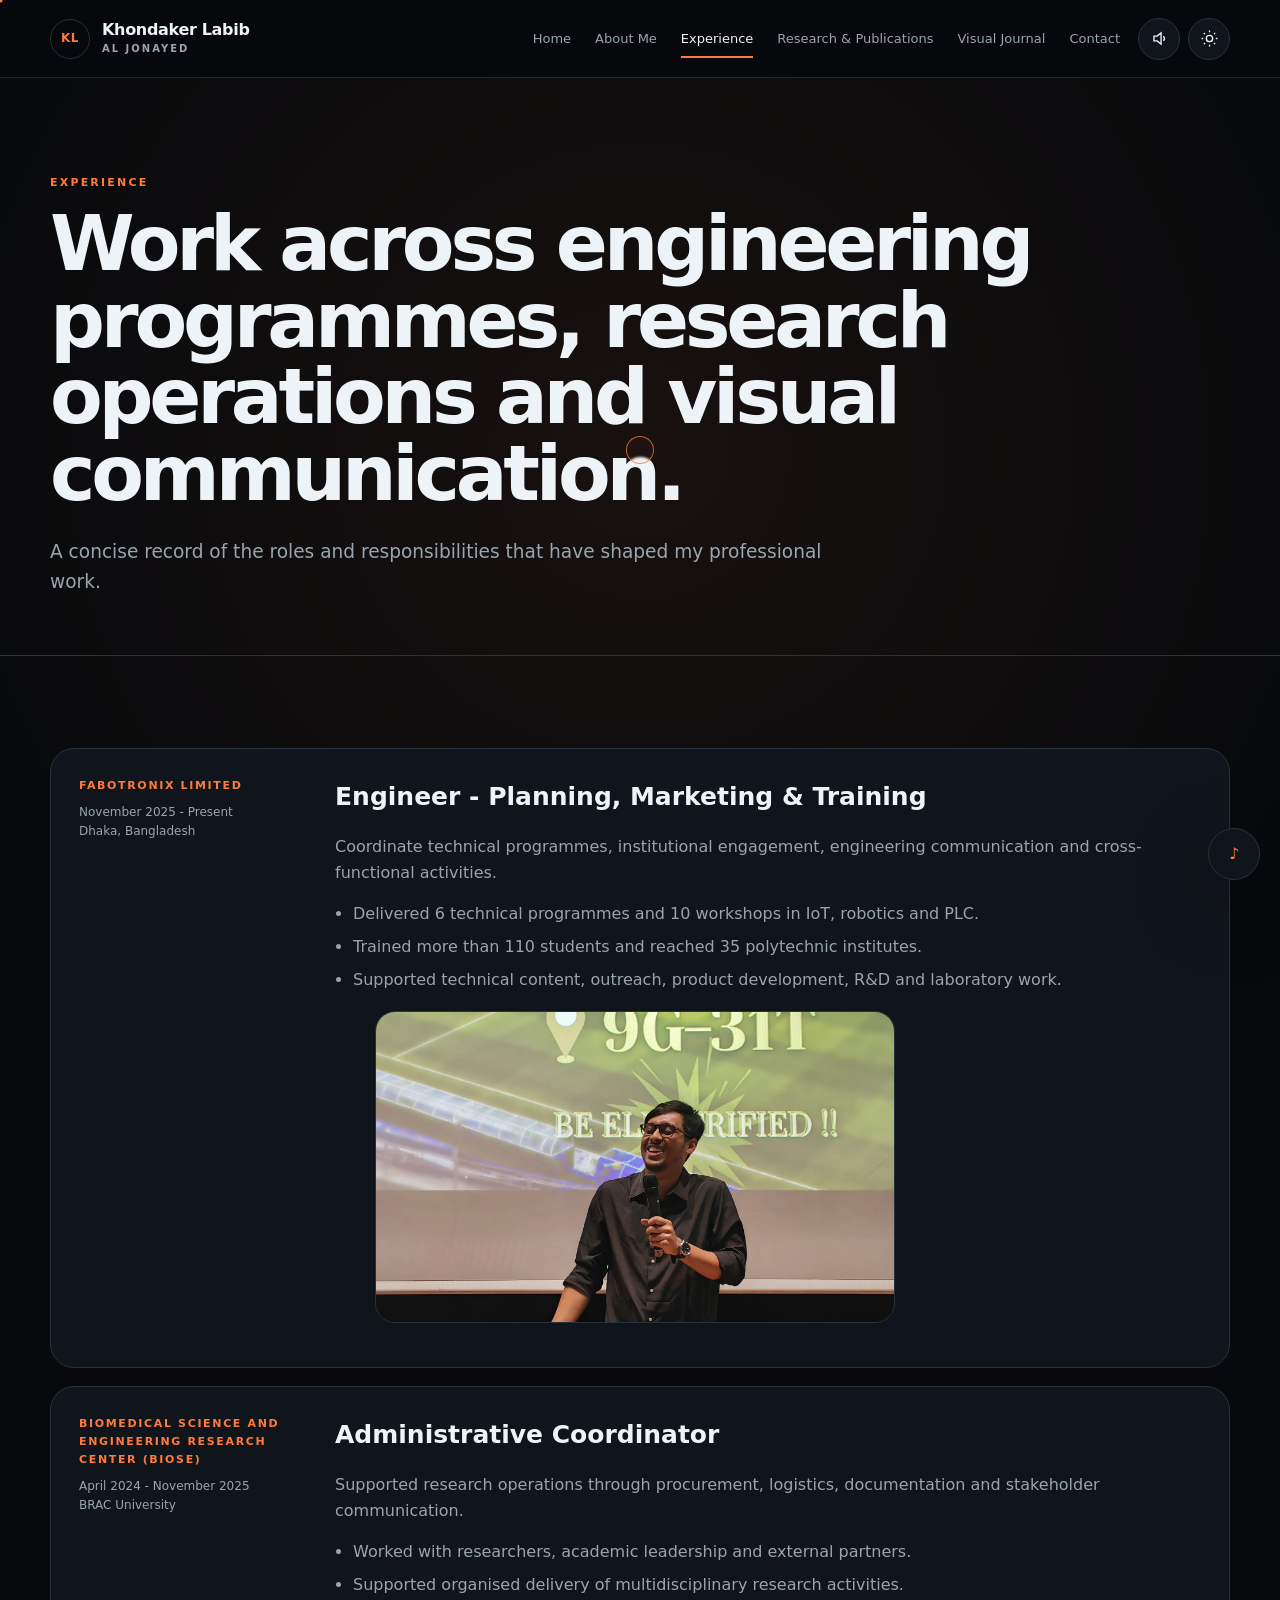
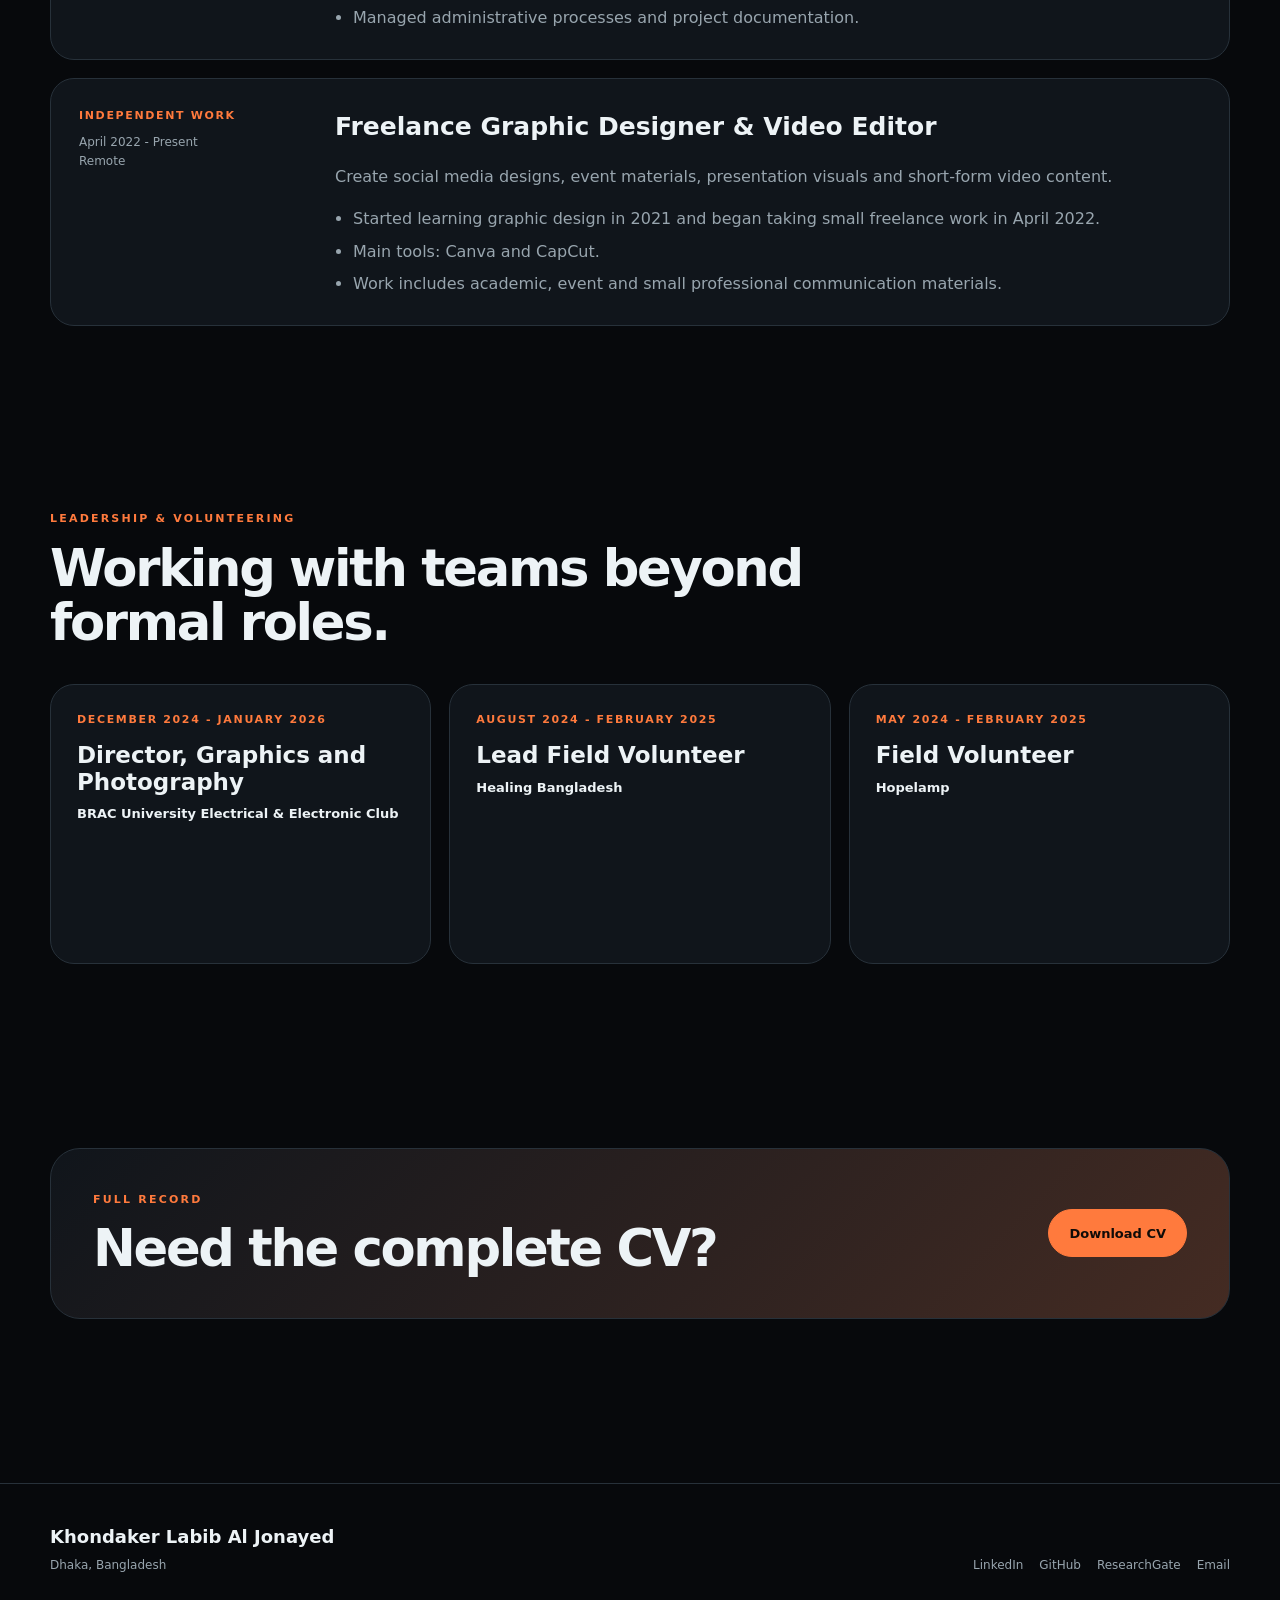
<file: experience.html>
<!doctype html>
<html lang="en" data-theme="dark">
<head>
<meta charset="utf-8"><meta name="viewport" content="width=device-width,initial-scale=1">
<title>Experience - Khondaker Labib Al Jonayed</title><meta name="description" content="Engineering programmes, research operations and freelance visual work."><meta name="theme-color" content="#07090c">
<meta property="og:title" content="Experience - Khondaker Labib Al Jonayed"><meta property="og:description" content="Engineering programmes, research operations and freelance visual work."><meta property="og:type" content="website"><meta property="og:image" content="assets/images/og-card.jpg"><meta property="og:url" content="https://labibrafi08.github.io/khondaker-labib-portfolio/experience.html">
<meta name="twitter:card" content="summary_large_image"><link rel="canonical" href="https://labibrafi08.github.io/khondaker-labib-portfolio/experience.html"><link rel="icon" href="assets/images/favicon.svg" type="image/svg+xml"><link rel="stylesheet" href="assets/css/styles.css">
<script type="application/ld+json">{"@context":"https://schema.org","@type":"Person","name":"Khondaker Labib Al Jonayed","url":"https://labibrafi08.github.io/khondaker-labib-portfolio/","jobTitle":"Engineer - Planning, Marketing & Training","email":"mailto:labibrafi2000@gmail.com","sameAs":["https://github.com/LabibRafi08","https://www.linkedin.com/in/khondaker-labib/","https://www.researchgate.net/profile/Khondaker-Labib-Al-Jonayed"],"address":{"@type":"PostalAddress","addressLocality":"Dhaka","addressCountry":"Bangladesh"}}</script>
</head>
<body data-page="experience">
<div class="page-intro" aria-hidden="true"><div class="intro-inner"><div class="intro-mark"><span>Khondaker Labib</span><span>KL</span></div><div class="intro-line"></div></div></div>
<a class="skip-link" href="#main-content">Skip to content</a><div class="scroll-progress" aria-hidden="true"></div><div class="cursor-dot" aria-hidden="true"></div><div class="cursor-ring" aria-hidden="true"></div>
<header class="site-header">
<a class="brand" href="index.html" aria-label="Home"><span class="brand-mark">KL</span><span class="brand-copy">Khondaker Labib<small>Al Jonayed</small></span></a>
<div class="header-right"><nav class="site-nav" aria-label="Primary navigation"><a href="index.html" class="">Home</a><a href="about.html" class="">About Me</a><a href="experience.html" class="is-active">Experience</a><a href="research.html" class="">Research & Publications</a><a href="journal.html" class="">Visual Journal</a><a href="contact.html" class="">Contact</a></nav><div class="header-actions"><button class="icon-btn" type="button" data-sound-open aria-label="Open music player" title="Music"><svg viewBox="0 0 24 24"><path d="M5 9v6h4l5 4V5L9 9H5Z"/><path d="M17 9c1.4 1.7 1.4 4.3 0 6"/></svg></button><button class="icon-btn" type="button" data-theme-toggle aria-label="Switch theme"><svg viewBox="0 0 24 24"><circle cx="12" cy="12" r="4"/><path d="M12 2v2M12 20v2M4.9 4.9l1.4 1.4M17.7 17.7l1.4 1.4M2 12h2M20 12h2M4.9 19.1l1.4-1.4M17.7 6.3l1.4-1.4"/></svg></button><button class="icon-btn menu-btn" type="button" aria-expanded="false" aria-label="Open menu"><svg viewBox="0 0 24 24"><path d="M4 7h16M4 12h16M4 17h16"/></svg></button></div></div>
</header>
<main id="main-content">
<section class="page-hero"><div class="shell"><p class="kicker">Experience</p><h1 class="h1">Work across engineering programmes, research operations and visual communication.</h1><p class="lead">A concise record of the roles and responsibilities that have shaped my professional work.</p></div></section>
<section class="section shell"><div class="timeline"><article class="timeline-card" data-reveal><div class="timeline-meta"><strong>FaboTronix Limited</strong>November 2025 - Present<br>Dhaka, Bangladesh</div><div class="timeline-body"><h3>Engineer - Planning, Marketing &amp; Training</h3><p>Coordinate technical programmes, institutional engagement, engineering communication and cross-functional activities.</p><ul><li>Delivered 6 technical programmes and 10 workshops in IoT, robotics and PLC.</li><li>Trained more than 110 students and reached 35 polytechnic institutes.</li><li>Supported technical content, outreach, product development, R&amp;D and laboratory work.</li></ul><figure class="timeline-photo"><picture class=""><source srcset="assets/images/web/stage-presentation-2.webp" type="image/webp"><img src="assets/images/originals/stage-presentation-2.jpg" data-original="assets/images/originals/stage-presentation-2.jpg" alt="Khondaker Labib speaking during a programme presentation" loading="lazy" decoding="async"></picture></figure></div></article><article class="timeline-card" data-reveal><div class="timeline-meta"><strong>Biomedical Science and Engineering Research Center (BIOSE)</strong>April 2024 - November 2025<br>BRAC University</div><div class="timeline-body"><h3>Administrative Coordinator</h3><p>Supported research operations through procurement, logistics, documentation and stakeholder communication.</p><ul><li>Worked with researchers, academic leadership and external partners.</li><li>Supported organised delivery of multidisciplinary research activities.</li><li>Managed administrative processes and project documentation.</li></ul></div></article><article class="timeline-card" data-reveal><div class="timeline-meta"><strong>Independent Work</strong>April 2022 - Present<br>Remote</div><div class="timeline-body"><h3>Freelance Graphic Designer &amp; Video Editor</h3><p>Create social media designs, event materials, presentation visuals and short-form video content.</p><ul><li>Started learning graphic design in 2021 and began taking small freelance work in April 2022.</li><li>Main tools: Canva and CapCut.</li><li>Work includes academic, event and small professional communication materials.</li></ul></div></article></div></section>
<section class="section shell"><div class="section-head"><div><p class="kicker">Leadership & volunteering</p><h2 class="h2">Working with teams beyond formal roles.</h2></div></div><div class="experience-snapshot"><article class="role-card" data-reveal><span class="period">December 2024 - January 2026</span><h3>Director, Graphics and Photography</h3><strong>BRAC University Electrical &amp; Electronic Club</strong></article><article class="role-card" data-reveal><span class="period">August 2024 - February 2025</span><h3>Lead Field Volunteer</h3><strong>Healing Bangladesh</strong></article><article class="role-card" data-reveal><span class="period">May 2024 - February 2025</span><h3>Field Volunteer</h3><strong>Hopelamp</strong></article></div></section>
<section class="section shell"><div class="cta-band"><div><p class="kicker">Full record</p><h2 class="h2">Need the complete CV?</h2></div><a class="btn btn-primary" href="assets/docs/Khondaker_Labib_Al_Jonayed_CV.pdf" download>Download CV</a></div></section></main>
<footer class="site-footer"><div class="shell footer-grid"><div class="footer-brand">Khondaker Labib Al Jonayed<small>Dhaka, Bangladesh</small></div><div class="footer-links"><a href="https://www.linkedin.com/in/khondaker-labib/" target="_blank" rel="noreferrer">LinkedIn</a><a href="https://github.com/LabibRafi08" target="_blank" rel="noreferrer">GitHub</a><a href="https://www.researchgate.net/profile/Khondaker-Labib-Al-Jonayed" target="_blank" rel="noreferrer">ResearchGate</a><a href="mailto:labibrafi2000@gmail.com">Email</a></div></div></footer>
<div class="soundspace" role="dialog" aria-label="Music player"><div class="sound-head"><div><span>Soundspace</span><strong>Music that stays with you across pages</strong></div><button class="sound-close" type="button" aria-label="Close music player">×</button></div><div class="track-info"><div class="track-art">♪</div><div class="track-meta"><strong data-track-title>Ambient Focus</strong><span data-track-artist>Portfolio Soundscape</span></div></div><div class="transport-controls"><button class="track-prev" type="button" aria-label="Previous track">←</button><button class="audio-play" type="button" aria-label="Play or pause">▶</button><button class="track-next" type="button" aria-label="Next track">→</button><div class="audio-progress" aria-label="Track progress"><span></span></div><div class="audio-time">0:00 / 0:00</div></div><div class="volume-row"><span>Volume</span><input class="audio-volume" type="range" min="0" max="1" step="0.01" value="0.65" aria-label="Volume"></div><div class="sound-credit"><span data-track-credit>Credit: Background ambience for the portfolio</span><a href="https://drive.google.com/drive/folders/1qw7-9Or7e8DDqRwEgaO69zn1u7hNWOAk?usp=sharing" target="_blank" rel="noreferrer">Open MP3 library</a></div><audio id="ambient-audio" preload="metadata"></audio></div><button class="music-fab" type="button" aria-label="Open music player">♪</button>
<div class="lightbox" role="dialog" aria-label="Image preview"><button class="lightbox-close" type="button" aria-label="Close image">×</button><img alt=""><div class="lightbox-caption"></div></div><div class="toast" role="status"></div>
<script src="assets/js/music-data.js"></script><script src="assets/js/main.js"></script></body></html>
</file>
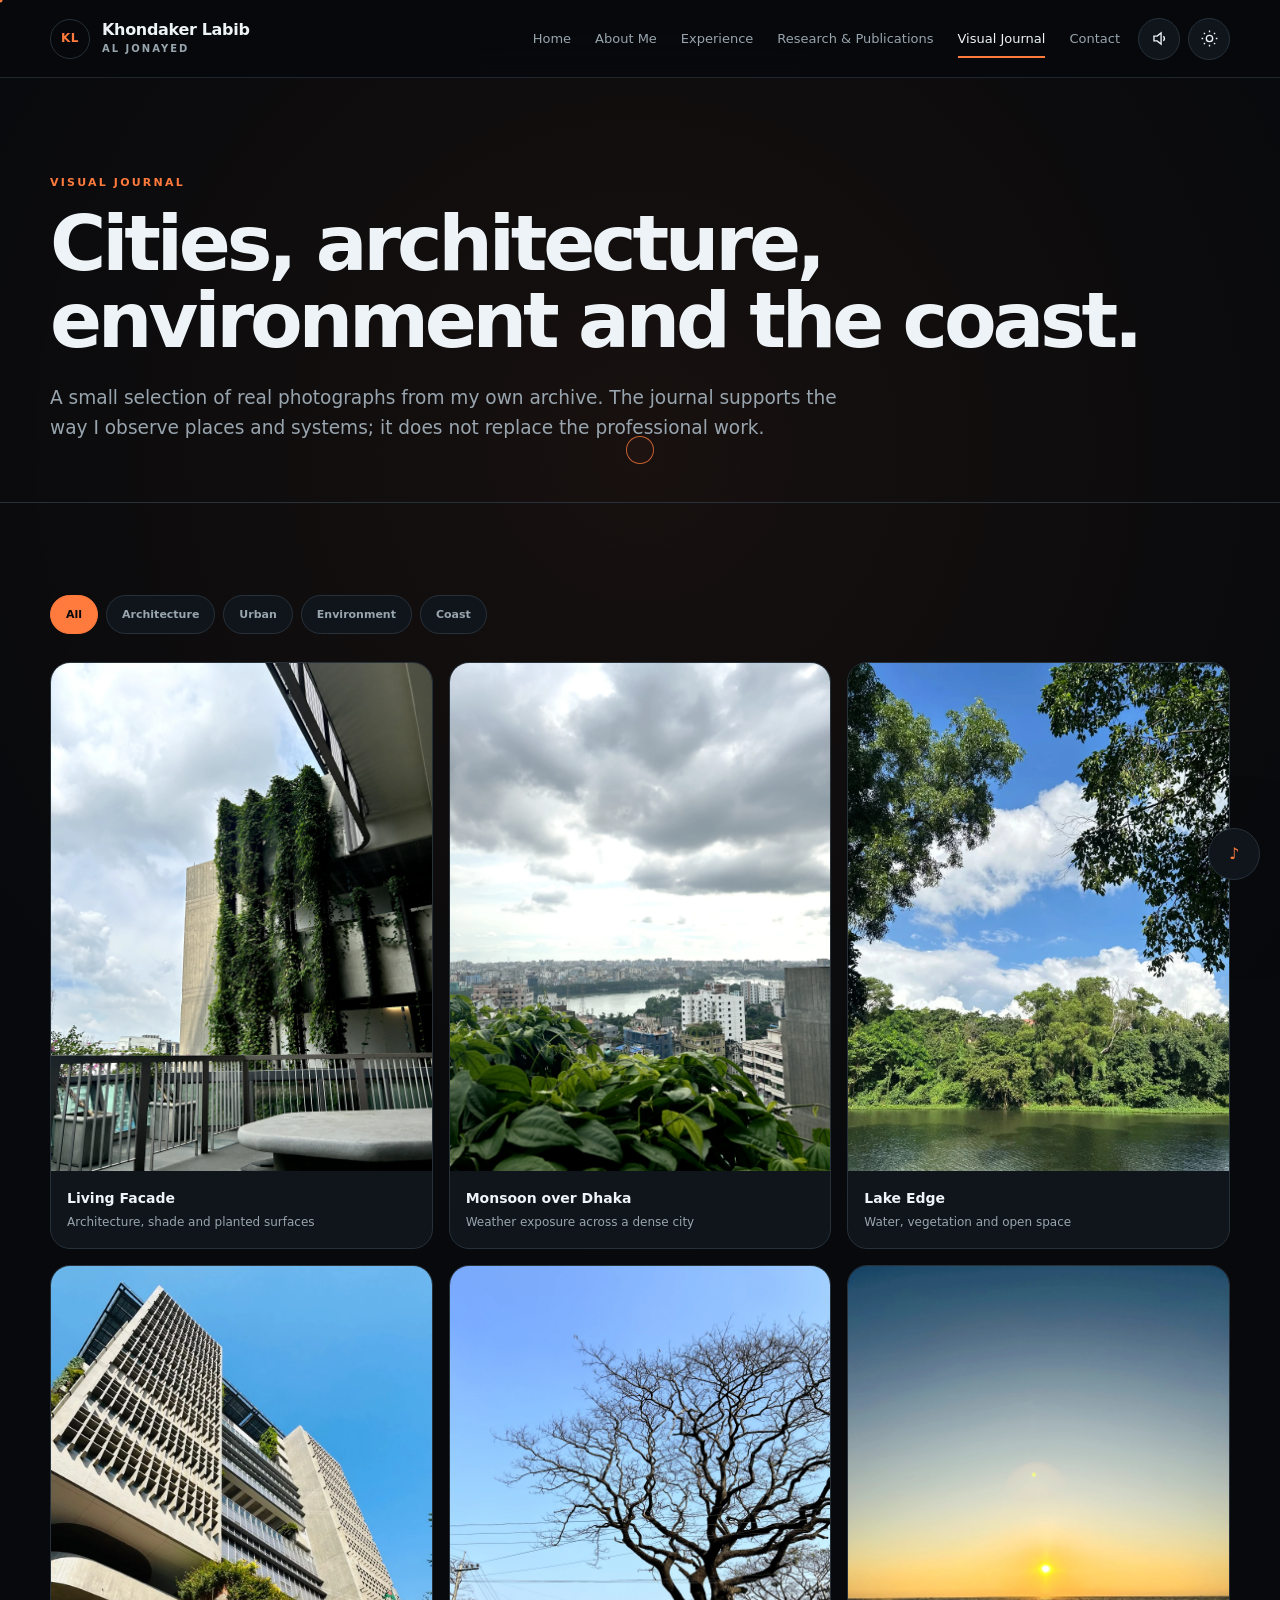
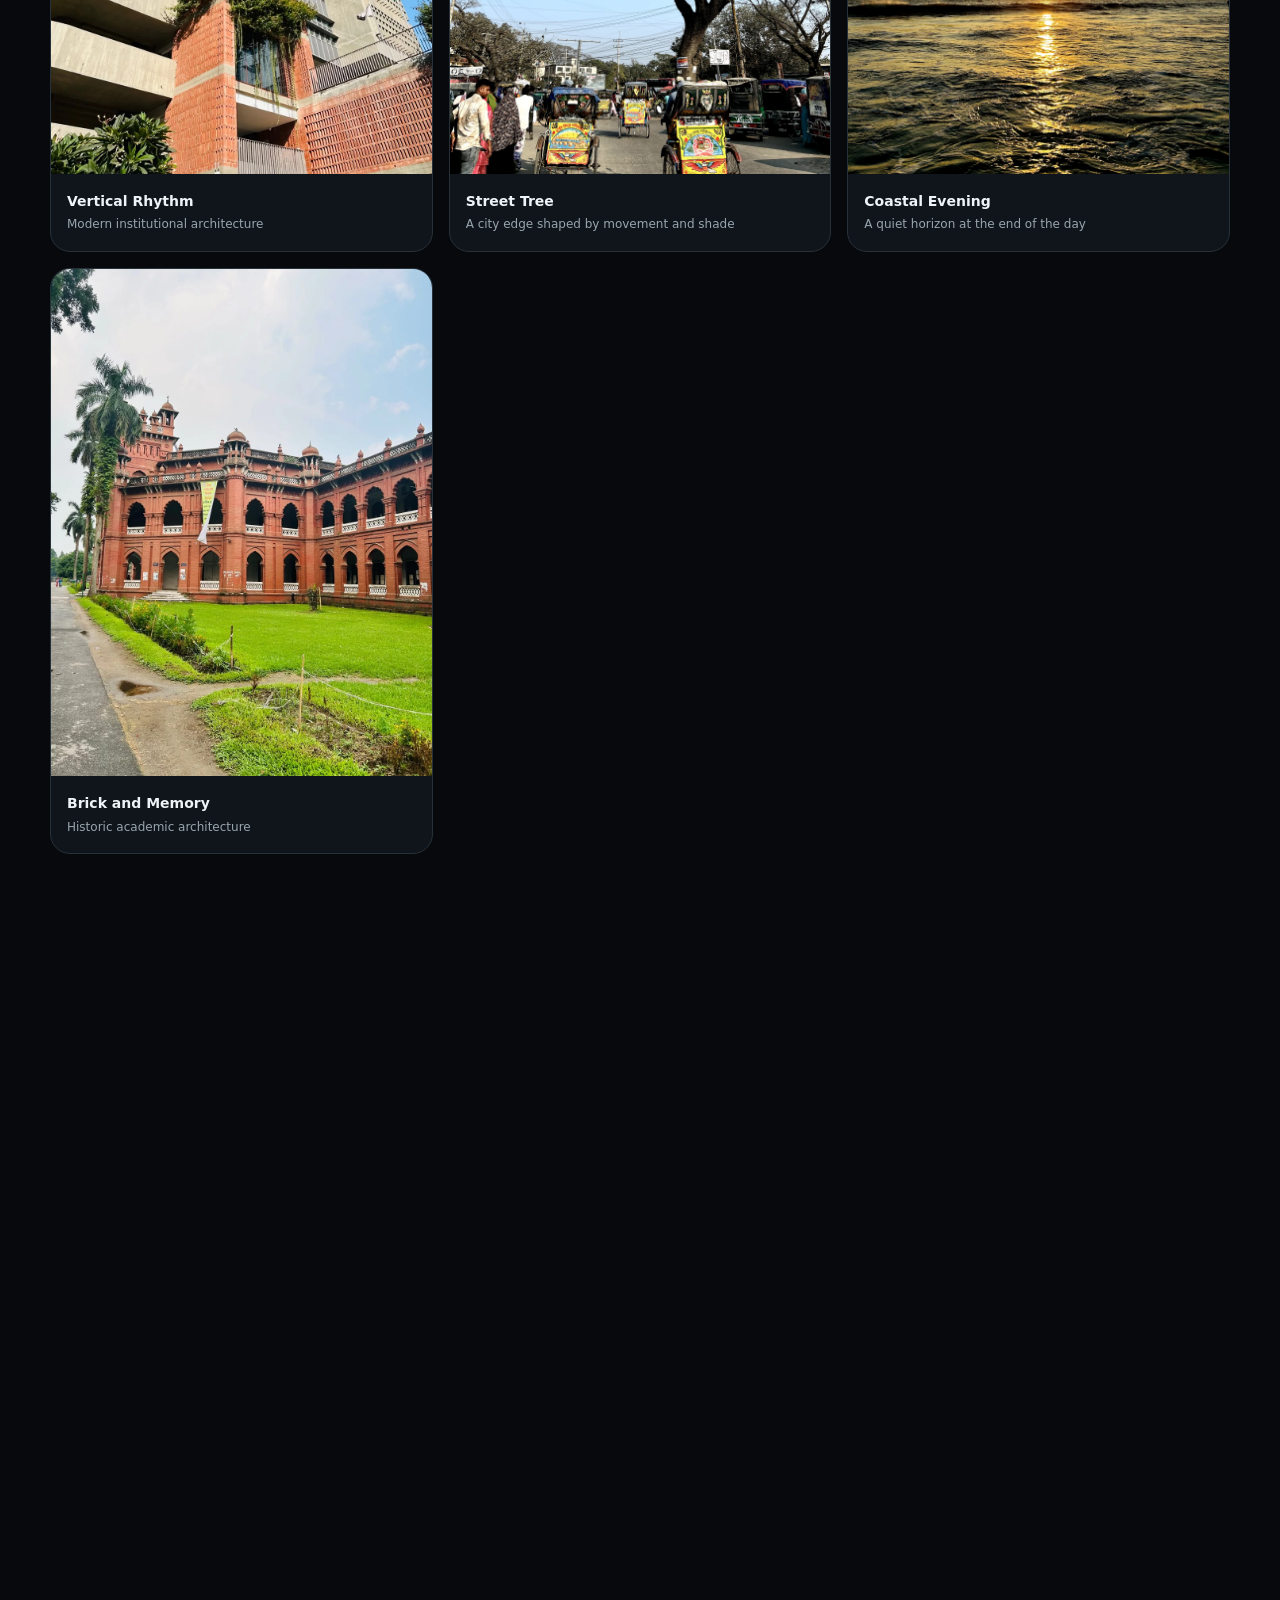
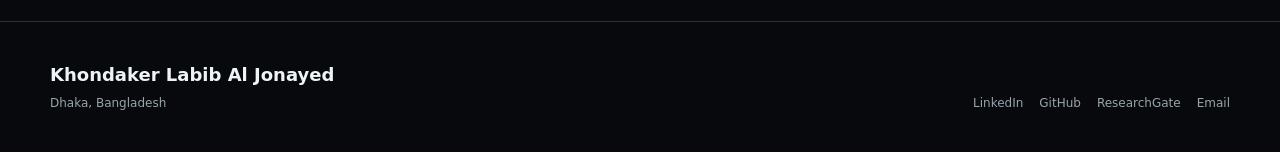
<file: journal.html>
<!doctype html>
<html lang="en" data-theme="dark">
<head>
<meta charset="utf-8"><meta name="viewport" content="width=device-width,initial-scale=1">
<title>Visual Journal - Khondaker Labib Al Jonayed</title><meta name="description" content="A curated visual journal of architecture, cities, environment and the coast."><meta name="theme-color" content="#07090c">
<meta property="og:title" content="Visual Journal - Khondaker Labib Al Jonayed"><meta property="og:description" content="A curated visual journal of architecture, cities, environment and the coast."><meta property="og:type" content="website"><meta property="og:image" content="assets/images/og-card.jpg"><meta property="og:url" content="https://labibrafi08.github.io/khondaker-labib-portfolio/journal.html">
<meta name="twitter:card" content="summary_large_image"><link rel="canonical" href="https://labibrafi08.github.io/khondaker-labib-portfolio/journal.html"><link rel="icon" href="assets/images/favicon.svg" type="image/svg+xml"><link rel="stylesheet" href="assets/css/styles.css">
<script type="application/ld+json">{"@context":"https://schema.org","@type":"Person","name":"Khondaker Labib Al Jonayed","url":"https://labibrafi08.github.io/khondaker-labib-portfolio/","jobTitle":"Engineer - Planning, Marketing & Training","email":"mailto:labibrafi2000@gmail.com","sameAs":["https://github.com/LabibRafi08","https://www.linkedin.com/in/khondaker-labib/","https://www.researchgate.net/profile/Khondaker-Labib-Al-Jonayed"],"address":{"@type":"PostalAddress","addressLocality":"Dhaka","addressCountry":"Bangladesh"}}</script>
</head>
<body data-page="journal">
<div class="page-intro" aria-hidden="true"><div class="intro-inner"><div class="intro-mark"><span>Khondaker Labib</span><span>KL</span></div><div class="intro-line"></div></div></div>
<a class="skip-link" href="#main-content">Skip to content</a><div class="scroll-progress" aria-hidden="true"></div><div class="cursor-dot" aria-hidden="true"></div><div class="cursor-ring" aria-hidden="true"></div>
<header class="site-header">
<a class="brand" href="index.html" aria-label="Home"><span class="brand-mark">KL</span><span class="brand-copy">Khondaker Labib<small>Al Jonayed</small></span></a>
<div class="header-right"><nav class="site-nav" aria-label="Primary navigation"><a href="index.html" class="">Home</a><a href="about.html" class="">About Me</a><a href="experience.html" class="">Experience</a><a href="research.html" class="">Research & Publications</a><a href="journal.html" class="is-active">Visual Journal</a><a href="contact.html" class="">Contact</a></nav><div class="header-actions"><button class="icon-btn" type="button" data-sound-open aria-label="Open music player" title="Music"><svg viewBox="0 0 24 24"><path d="M5 9v6h4l5 4V5L9 9H5Z"/><path d="M17 9c1.4 1.7 1.4 4.3 0 6"/></svg></button><button class="icon-btn" type="button" data-theme-toggle aria-label="Switch theme"><svg viewBox="0 0 24 24"><circle cx="12" cy="12" r="4"/><path d="M12 2v2M12 20v2M4.9 4.9l1.4 1.4M17.7 17.7l1.4 1.4M2 12h2M20 12h2M4.9 19.1l1.4-1.4M17.7 6.3l1.4-1.4"/></svg></button><button class="icon-btn menu-btn" type="button" aria-expanded="false" aria-label="Open menu"><svg viewBox="0 0 24 24"><path d="M4 7h16M4 12h16M4 17h16"/></svg></button></div></div>
</header>
<main id="main-content">
<section class="page-hero"><div class="shell"><p class="kicker">Visual Journal</p><h1 class="h1">Cities, architecture, environment and the coast.</h1><p class="lead">A small selection of real photographs from my own archive. The journal supports the way I observe places and systems; it does not replace the professional work.</p></div></section>
<section class="section shell"><div class="gallery-toolbar"><button class="filter-btn is-active" data-filter="all">All</button><button class="filter-btn" data-filter="architecture">Architecture</button><button class="filter-btn" data-filter="urban">Urban</button><button class="filter-btn" data-filter="environment">Environment</button><button class="filter-btn" data-filter="coast">Coast</button></div><div class="gallery-grid"><figure class="gallery-item" data-category="architecture" data-reveal><img src="assets/images/web/green-facade.webp" data-original="assets/images/originals/green-facade.png" alt="Living Facade" loading="lazy"><figcaption class="gallery-caption"><strong>Living Facade</strong><span>Architecture, shade and planted surfaces</span></figcaption></figure><figure class="gallery-item" data-category="architecture" data-reveal><img src="assets/images/web/modern-architecture.webp" data-original="assets/images/originals/modern-architecture.jpeg" alt="Vertical Rhythm" loading="lazy"><figcaption class="gallery-caption"><strong>Vertical Rhythm</strong><span>Modern institutional architecture</span></figcaption></figure><figure class="gallery-item" data-category="architecture" data-reveal><img src="assets/images/web/brac-heritage.webp" data-original="assets/images/originals/brac-heritage.jpeg" alt="Brick and Memory" loading="lazy"><figcaption class="gallery-caption"><strong>Brick and Memory</strong><span>Historic academic architecture</span></figcaption></figure><figure class="gallery-item" data-category="urban" data-reveal><img src="assets/images/web/urban-water.webp" data-original="assets/images/originals/urban-water.png" alt="Urban Water" loading="lazy"><figcaption class="gallery-caption"><strong>Urban Water</strong><span>Drainage pressure beside dense development</span></figcaption></figure><figure class="gallery-item" data-category="urban" data-reveal><img src="assets/images/web/storm-city.webp" data-original="assets/images/originals/storm-city.png" alt="Monsoon over Dhaka" loading="lazy"><figcaption class="gallery-caption"><strong>Monsoon over Dhaka</strong><span>Weather exposure across a dense city</span></figcaption></figure><figure class="gallery-item" data-category="urban" data-reveal><img src="assets/images/web/street-tree.webp" data-original="assets/images/originals/street-tree.png" alt="Street Tree" loading="lazy"><figcaption class="gallery-caption"><strong>Street Tree</strong><span>A city edge shaped by movement and shade</span></figcaption></figure><figure class="gallery-item" data-category="urban" data-reveal><img src="assets/images/web/night-alley.webp" data-original="assets/images/originals/night-alley.jpeg" alt="Night Passage" loading="lazy"><figcaption class="gallery-caption"><strong>Night Passage</strong><span>Light and scale in a narrow street</span></figcaption></figure><figure class="gallery-item" data-category="environment" data-reveal><img src="assets/images/web/cloudscape.webp" data-original="assets/images/originals/cloudscape.png" alt="Cloud Study" loading="lazy"><figcaption class="gallery-caption"><strong>Cloud Study</strong><span>Light, depth and changing weather</span></figcaption></figure><figure class="gallery-item" data-category="environment" data-reveal><img src="assets/images/web/lake-greenery.webp" data-original="assets/images/originals/lake-greenery.jpeg" alt="Lake Edge" loading="lazy"><figcaption class="gallery-caption"><strong>Lake Edge</strong><span>Water, vegetation and open space</span></figcaption></figure><figure class="gallery-item" data-category="coast" data-reveal><img src="assets/images/web/sea-sunset.webp" data-original="assets/images/originals/sea-sunset.png" alt="Coastal Evening" loading="lazy"><figcaption class="gallery-caption"><strong>Coastal Evening</strong><span>A quiet horizon at the end of the day</span></figcaption></figure><figure class="gallery-item" data-category="coast" data-reveal><img src="assets/images/web/fishing-boats.webp" data-original="assets/images/originals/fishing-boats.jpeg" alt="Fishing Boats" loading="lazy"><figcaption class="gallery-caption"><strong>Fishing Boats</strong><span>Colour, work and coastal life</span></figcaption></figure><figure class="gallery-item" data-category="architecture" data-reveal><img src="assets/images/web/framed-city.webp" data-original="assets/images/originals/framed-city.png" alt="Framed View" loading="lazy"><figcaption class="gallery-caption"><strong>Framed View</strong><span>A city seen through architecture</span></figcaption></figure></div></section></main>
<footer class="site-footer"><div class="shell footer-grid"><div class="footer-brand">Khondaker Labib Al Jonayed<small>Dhaka, Bangladesh</small></div><div class="footer-links"><a href="https://www.linkedin.com/in/khondaker-labib/" target="_blank" rel="noreferrer">LinkedIn</a><a href="https://github.com/LabibRafi08" target="_blank" rel="noreferrer">GitHub</a><a href="https://www.researchgate.net/profile/Khondaker-Labib-Al-Jonayed" target="_blank" rel="noreferrer">ResearchGate</a><a href="mailto:labibrafi2000@gmail.com">Email</a></div></div></footer>
<div class="soundspace" role="dialog" aria-label="Music player"><div class="sound-head"><div><span>Soundspace</span><strong>Music that stays with you across pages</strong></div><button class="sound-close" type="button" aria-label="Close music player">×</button></div><div class="track-info"><div class="track-art">♪</div><div class="track-meta"><strong data-track-title>Ambient Focus</strong><span data-track-artist>Portfolio Soundscape</span></div></div><div class="transport-controls"><button class="track-prev" type="button" aria-label="Previous track">←</button><button class="audio-play" type="button" aria-label="Play or pause">▶</button><button class="track-next" type="button" aria-label="Next track">→</button><div class="audio-progress" aria-label="Track progress"><span></span></div><div class="audio-time">0:00 / 0:00</div></div><div class="volume-row"><span>Volume</span><input class="audio-volume" type="range" min="0" max="1" step="0.01" value="0.65" aria-label="Volume"></div><div class="sound-credit"><span data-track-credit>Credit: Background ambience for the portfolio</span><a href="https://drive.google.com/drive/folders/1qw7-9Or7e8DDqRwEgaO69zn1u7hNWOAk?usp=sharing" target="_blank" rel="noreferrer">Open MP3 library</a></div><audio id="ambient-audio" preload="metadata"></audio></div><button class="music-fab" type="button" aria-label="Open music player">♪</button>
<div class="lightbox" role="dialog" aria-label="Image preview"><button class="lightbox-close" type="button" aria-label="Close image">×</button><img alt=""><div class="lightbox-caption"></div></div><div class="toast" role="status"></div>
<script src="assets/js/music-data.js"></script><script src="assets/js/main.js"></script></body></html>
</file>
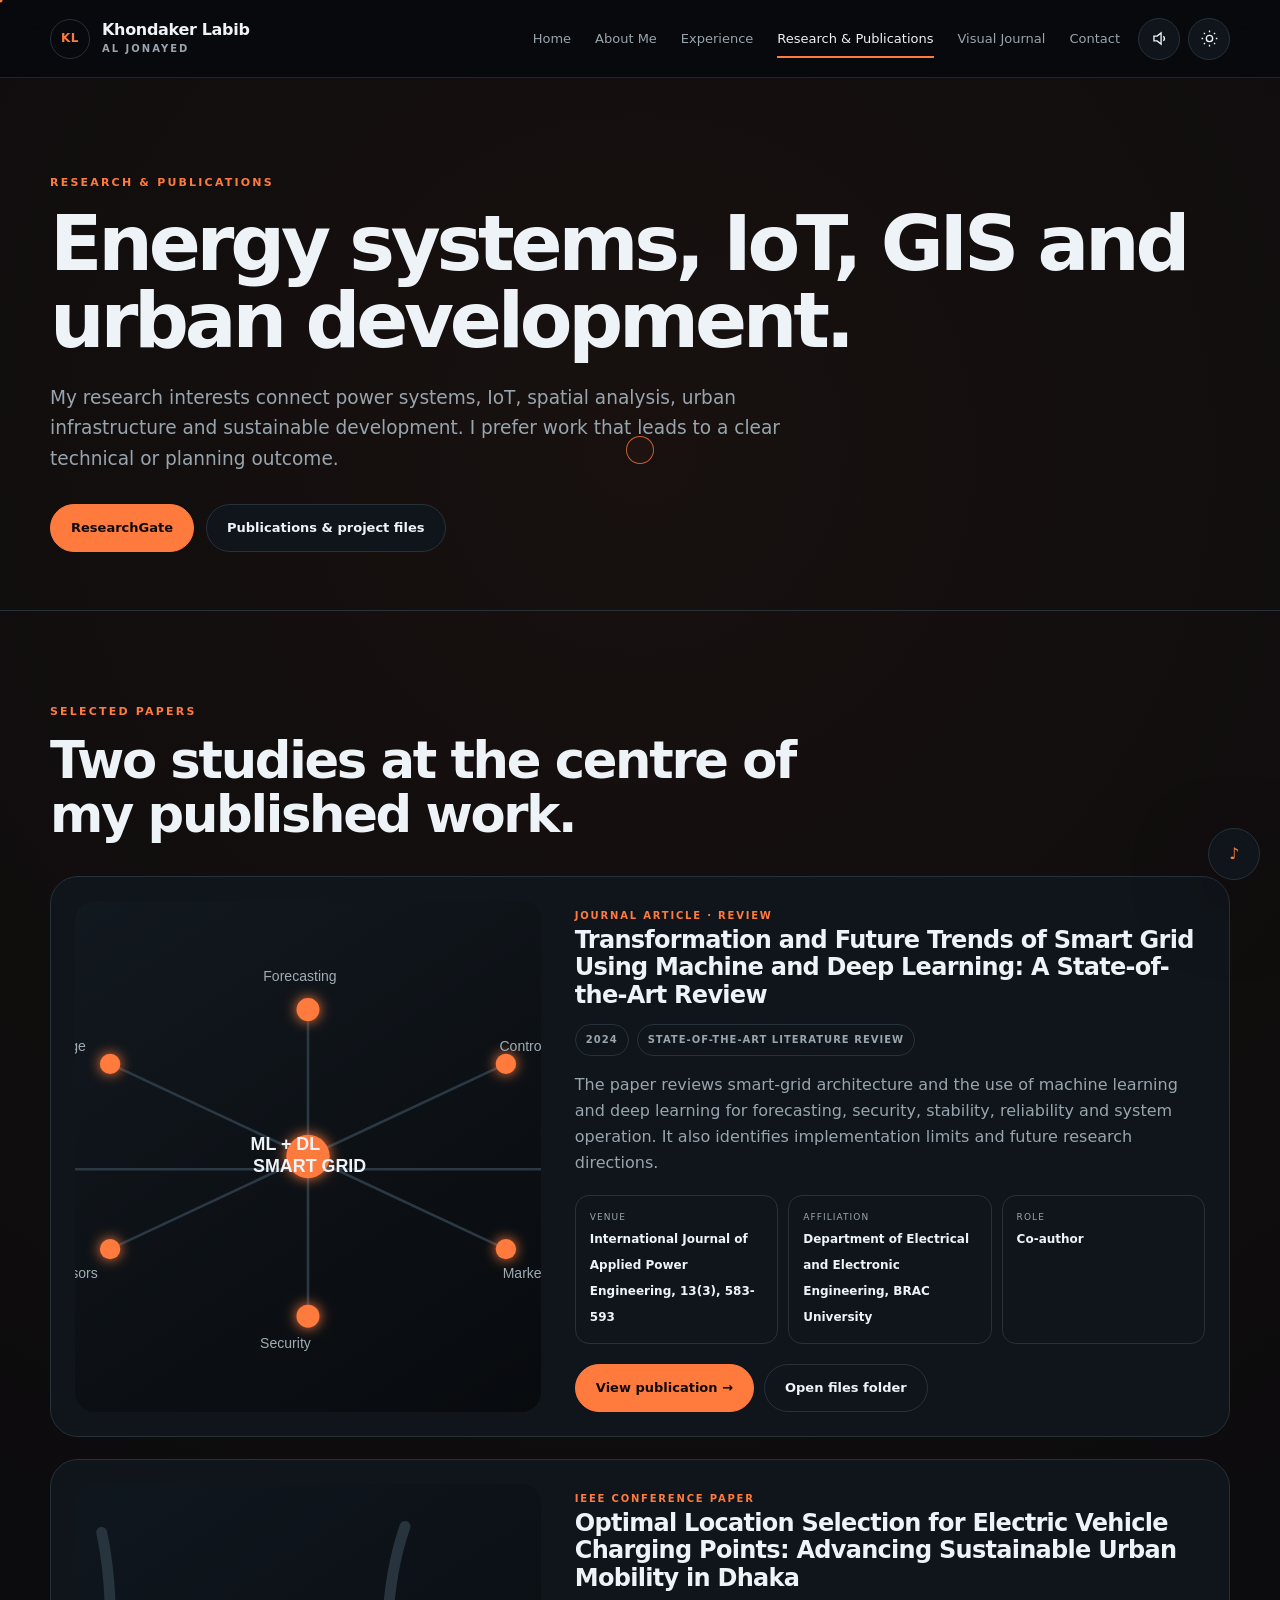
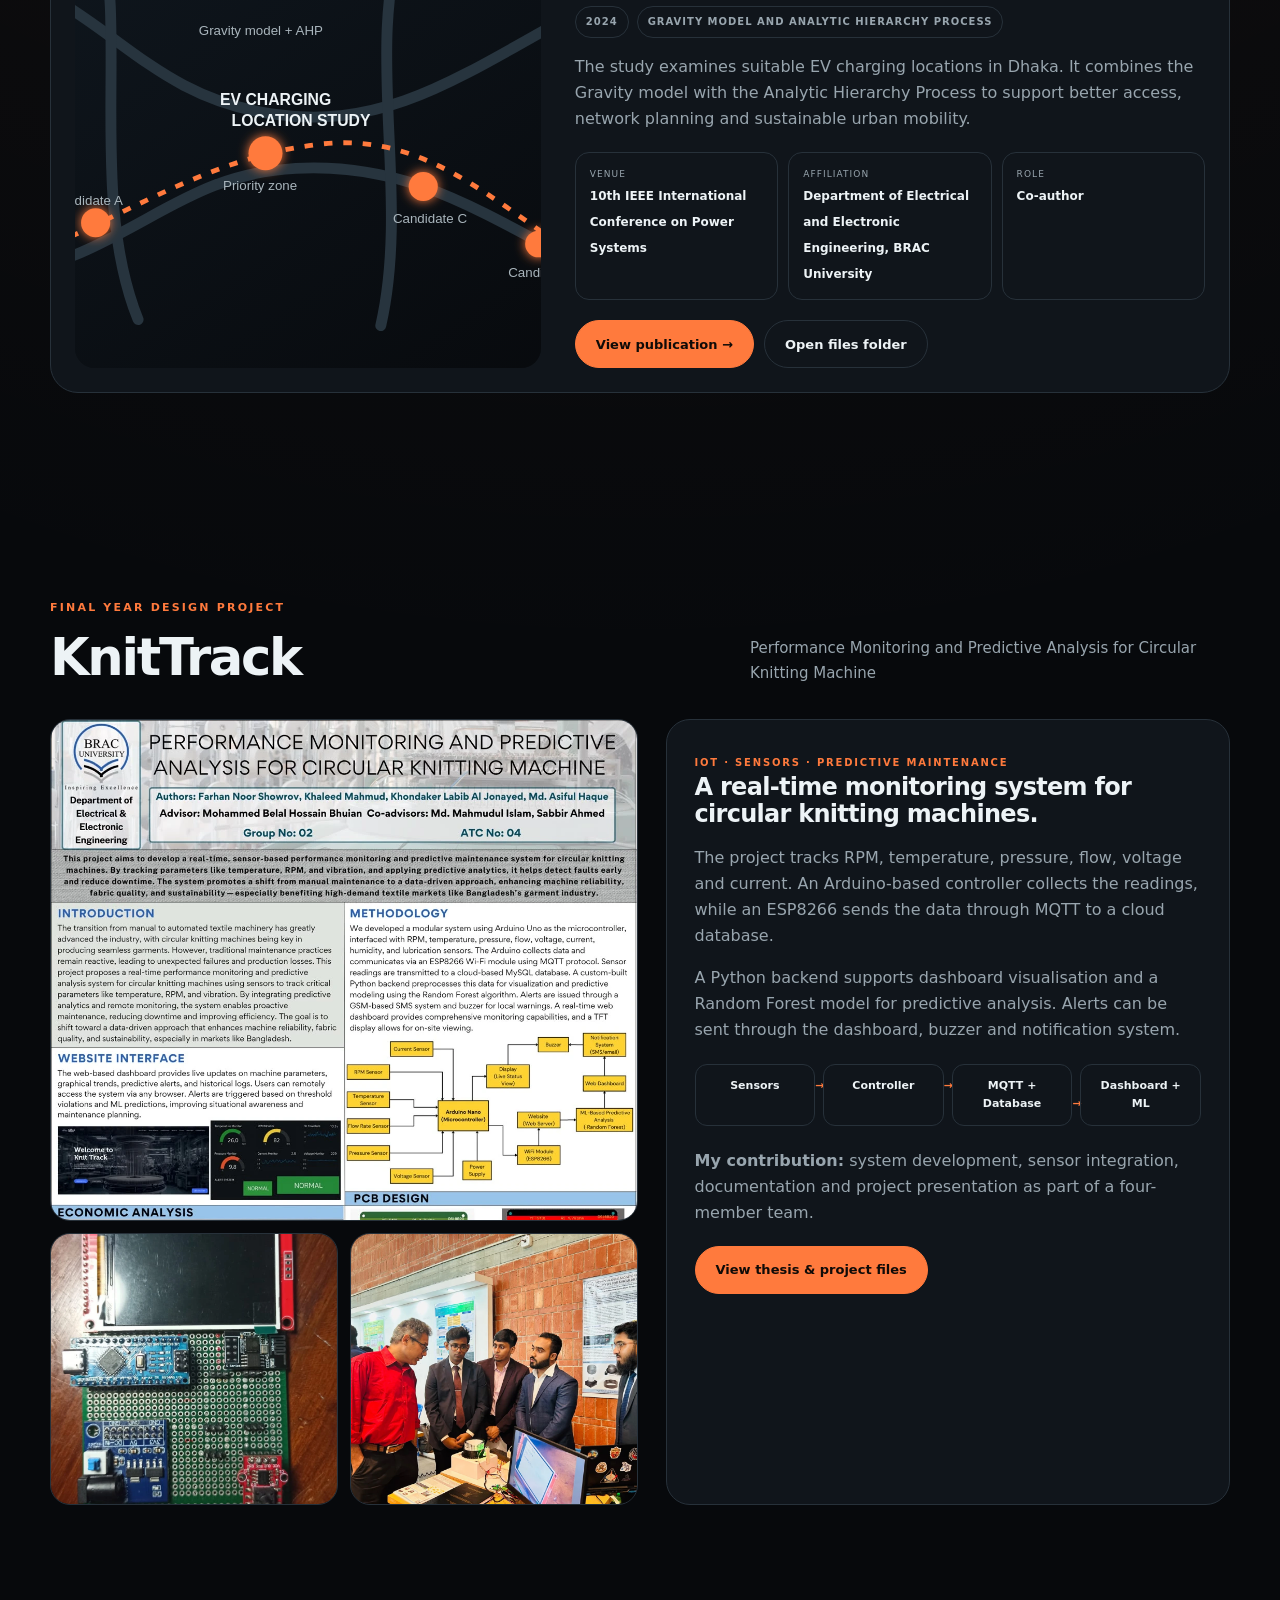
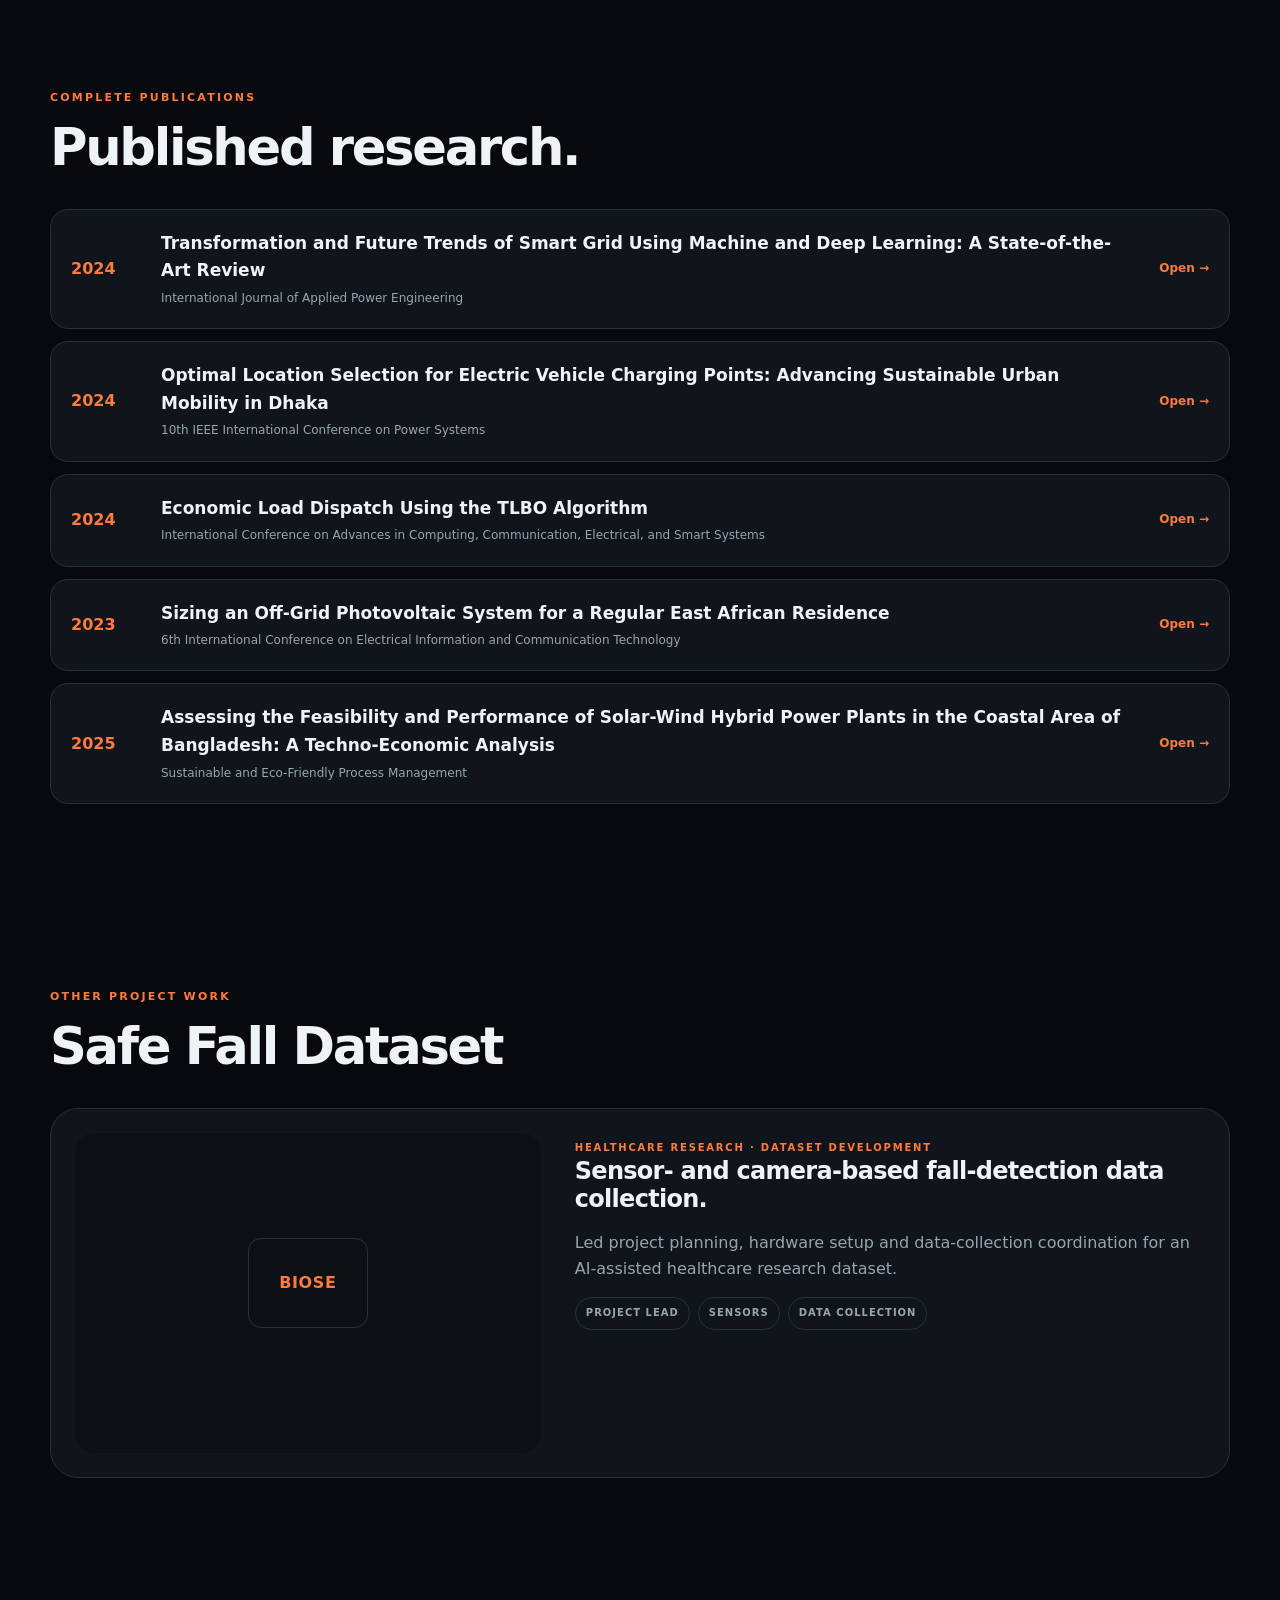
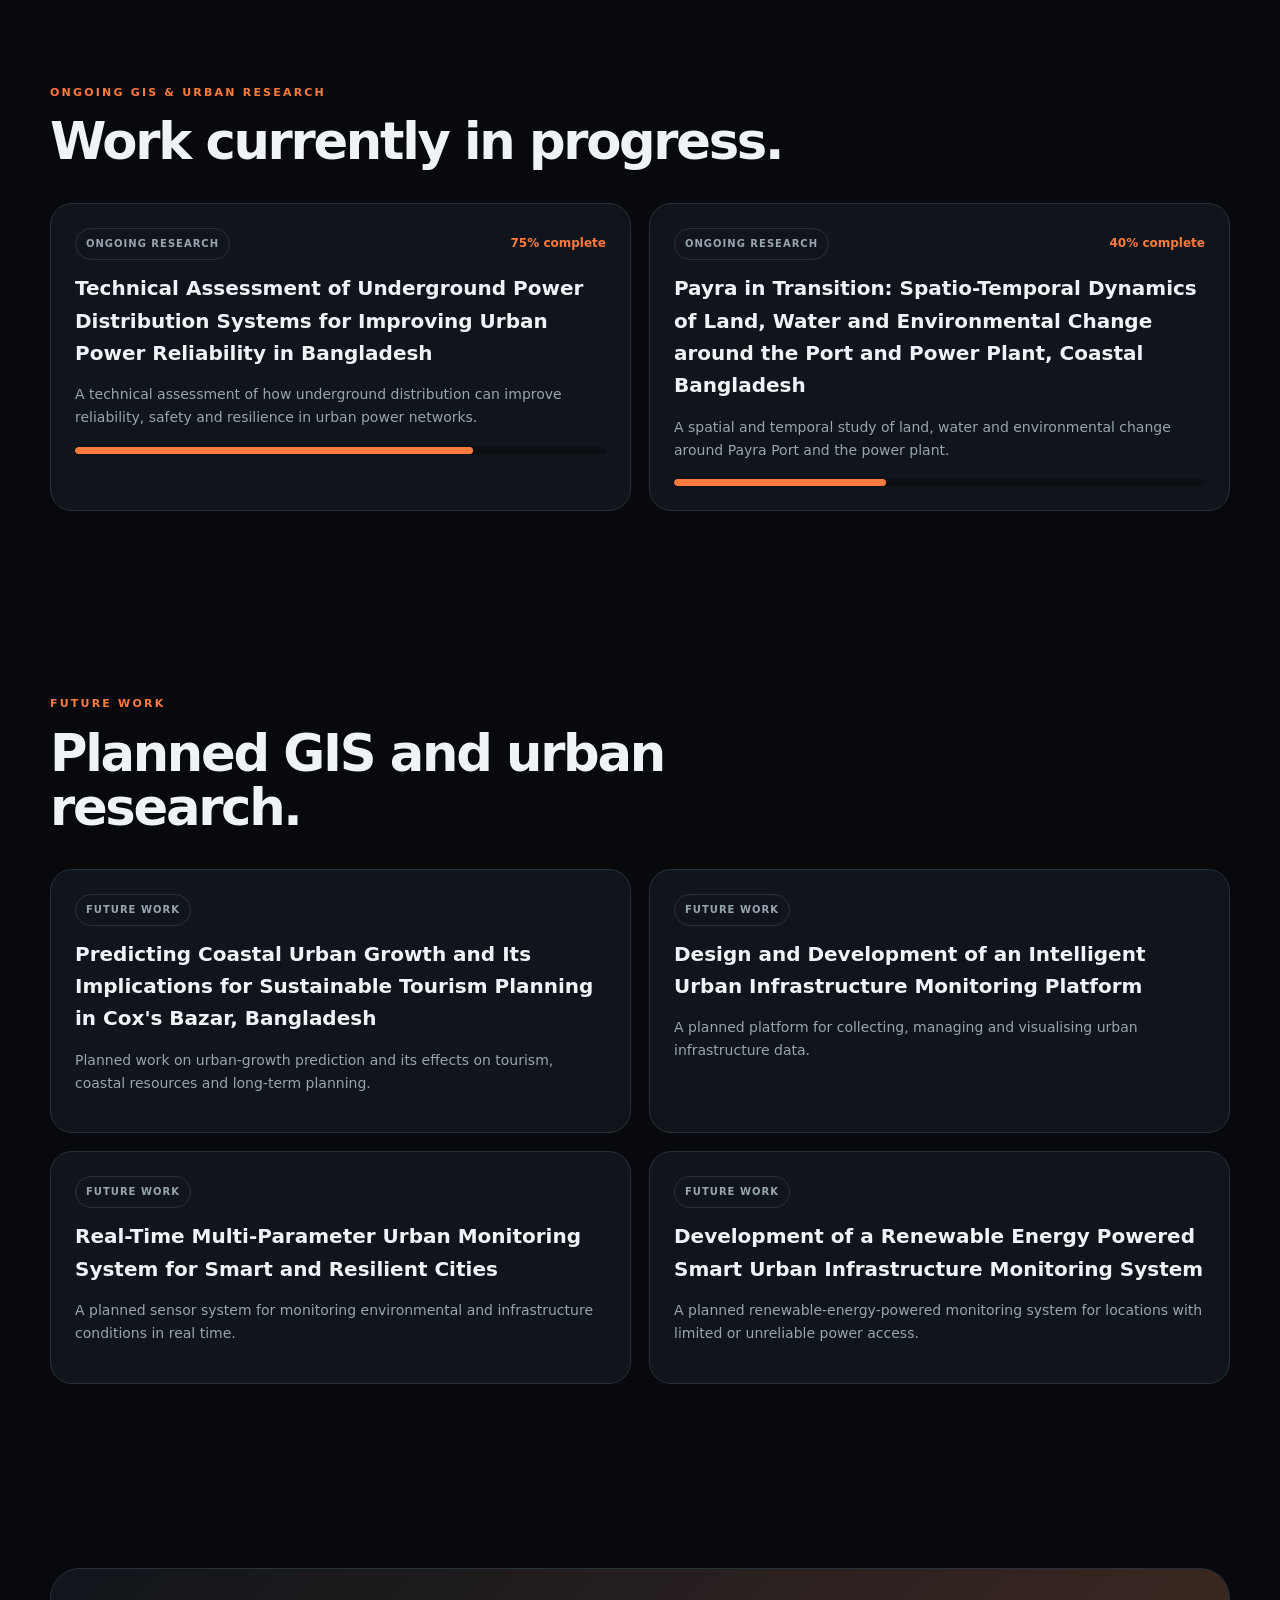
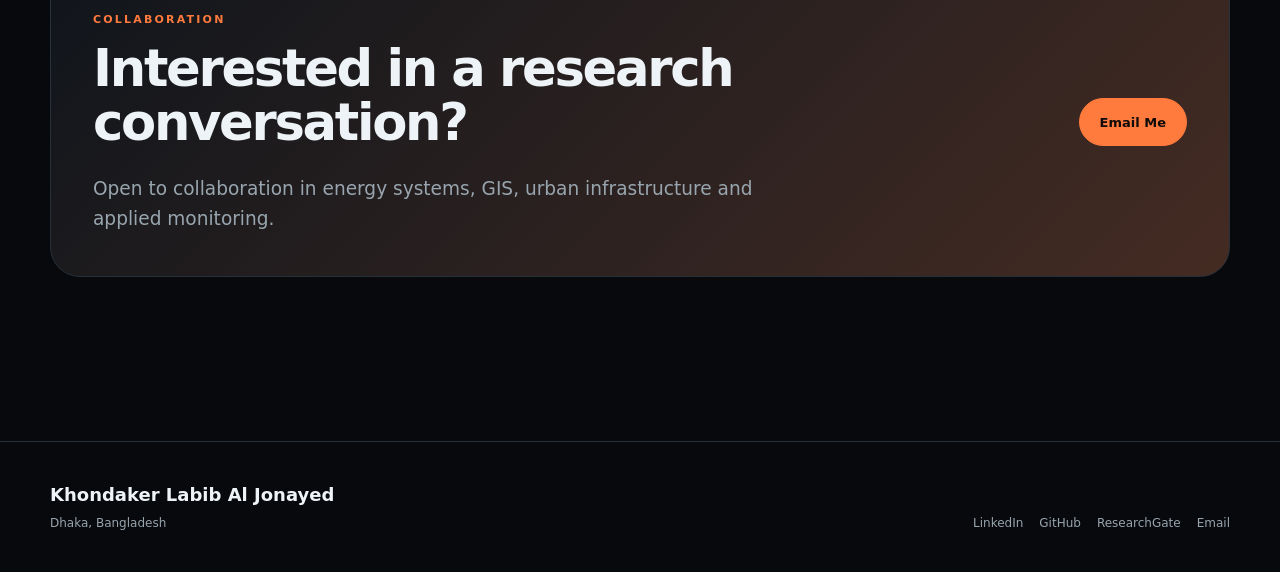
<file: research.html>
<!doctype html>
<html lang="en" data-theme="dark">
<head>
<meta charset="utf-8"><meta name="viewport" content="width=device-width,initial-scale=1">
<title>Research &amp; Publications - Khondaker Labib Al Jonayed</title><meta name="description" content="Published work, KnitTrack, ongoing GIS research and future projects."><meta name="theme-color" content="#07090c">
<meta property="og:title" content="Research &amp; Publications - Khondaker Labib Al Jonayed"><meta property="og:description" content="Published work, KnitTrack, ongoing GIS research and future projects."><meta property="og:type" content="website"><meta property="og:image" content="assets/images/og-card.jpg"><meta property="og:url" content="https://labibrafi08.github.io/khondaker-labib-portfolio/research.html">
<meta name="twitter:card" content="summary_large_image"><link rel="canonical" href="https://labibrafi08.github.io/khondaker-labib-portfolio/research.html"><link rel="icon" href="assets/images/favicon.svg" type="image/svg+xml"><link rel="stylesheet" href="assets/css/styles.css">
<script type="application/ld+json">{"@context":"https://schema.org","@type":"Person","name":"Khondaker Labib Al Jonayed","url":"https://labibrafi08.github.io/khondaker-labib-portfolio/","jobTitle":"Engineer - Planning, Marketing & Training","email":"mailto:labibrafi2000@gmail.com","sameAs":["https://github.com/LabibRafi08","https://www.linkedin.com/in/khondaker-labib/","https://www.researchgate.net/profile/Khondaker-Labib-Al-Jonayed"],"address":{"@type":"PostalAddress","addressLocality":"Dhaka","addressCountry":"Bangladesh"}}</script>
</head>
<body data-page="research">
<div class="page-intro" aria-hidden="true"><div class="intro-inner"><div class="intro-mark"><span>Khondaker Labib</span><span>KL</span></div><div class="intro-line"></div></div></div>
<a class="skip-link" href="#main-content">Skip to content</a><div class="scroll-progress" aria-hidden="true"></div><div class="cursor-dot" aria-hidden="true"></div><div class="cursor-ring" aria-hidden="true"></div>
<header class="site-header">
<a class="brand" href="index.html" aria-label="Home"><span class="brand-mark">KL</span><span class="brand-copy">Khondaker Labib<small>Al Jonayed</small></span></a>
<div class="header-right"><nav class="site-nav" aria-label="Primary navigation"><a href="index.html" class="">Home</a><a href="about.html" class="">About Me</a><a href="experience.html" class="">Experience</a><a href="research.html" class="is-active">Research & Publications</a><a href="journal.html" class="">Visual Journal</a><a href="contact.html" class="">Contact</a></nav><div class="header-actions"><button class="icon-btn" type="button" data-sound-open aria-label="Open music player" title="Music"><svg viewBox="0 0 24 24"><path d="M5 9v6h4l5 4V5L9 9H5Z"/><path d="M17 9c1.4 1.7 1.4 4.3 0 6"/></svg></button><button class="icon-btn" type="button" data-theme-toggle aria-label="Switch theme"><svg viewBox="0 0 24 24"><circle cx="12" cy="12" r="4"/><path d="M12 2v2M12 20v2M4.9 4.9l1.4 1.4M17.7 17.7l1.4 1.4M2 12h2M20 12h2M4.9 19.1l1.4-1.4M17.7 6.3l1.4-1.4"/></svg></button><button class="icon-btn menu-btn" type="button" aria-expanded="false" aria-label="Open menu"><svg viewBox="0 0 24 24"><path d="M4 7h16M4 12h16M4 17h16"/></svg></button></div></div>
</header>
<main id="main-content">
<section class="page-hero"><div class="shell"><p class="kicker">Research & Publications</p><h1 class="h1">Energy systems, IoT, GIS and urban development.</h1><p class="lead">My research interests connect power systems, IoT, spatial analysis, urban infrastructure and sustainable development. I prefer work that leads to a clear technical or planning outcome.</p><div class="button-row"><a class="btn btn-primary" href="https://www.researchgate.net/profile/Khondaker-Labib-Al-Jonayed" target="_blank" rel="noreferrer">ResearchGate</a><a class="btn btn-secondary" href="https://drive.google.com/drive/folders/1YoYgb82n79CdZBzy2fmwOmedKiY-AAP0?usp=sharing" target="_blank" rel="noreferrer">Publications & project files</a></div></div></section>
<section class="section shell"><div class="section-head"><div><p class="kicker">Selected papers</p><h2 class="h2">Two studies at the centre of my published work.</h2></div></div><article class="research-card" id="smart-grid" data-reveal><div class="visual"><img src="assets/images/graphics/smart-grid.svg" alt="Visual summary for Transformation and Future Trends of Smart Grid Using Machine and Deep Learning: A State-of-the-Art Review" loading="lazy"></div><div><span class="case-kind">Journal Article · Review</span><h2 class="h3">Transformation and Future Trends of Smart Grid Using Machine and Deep Learning: A State-of-the-Art Review</h2><div class="research-meta"><span class="pill">2024</span><span class="pill">State-of-the-art literature review</span></div><p>The paper reviews smart-grid architecture and the use of machine learning and deep learning for forecasting, security, stability, reliability and system operation. It also identifies implementation limits and future research directions.</p><div class="detail-list"><div class="detail"><small>Venue</small><strong>International Journal of Applied Power Engineering, 13(3), 583-593</strong></div><div class="detail"><small>Affiliation</small><strong>Department of Electrical and Electronic Engineering, BRAC University</strong></div><div class="detail"><small>Role</small><strong>Co-author</strong></div></div><div class="research-actions"><a class="btn btn-primary" href="https://doi.org/10.11591/ijape.v13.i3.pp583-593" target="_blank" rel="noreferrer">View publication →</a><a class="btn btn-secondary" href="https://drive.google.com/drive/folders/1YoYgb82n79CdZBzy2fmwOmedKiY-AAP0?usp=sharing" target="_blank" rel="noreferrer">Open files folder</a></div></div></article><article class="research-card" id="ev-charging" data-reveal><div class="visual"><img src="assets/images/graphics/ev-charging.svg" alt="Visual summary for Optimal Location Selection for Electric Vehicle Charging Points: Advancing Sustainable Urban Mobility in Dhaka" loading="lazy"></div><div><span class="case-kind">IEEE Conference Paper</span><h2 class="h3">Optimal Location Selection for Electric Vehicle Charging Points: Advancing Sustainable Urban Mobility in Dhaka</h2><div class="research-meta"><span class="pill">2024</span><span class="pill">Gravity model and Analytic Hierarchy Process</span></div><p>The study examines suitable EV charging locations in Dhaka. It combines the Gravity model with the Analytic Hierarchy Process to support better access, network planning and sustainable urban mobility.</p><div class="detail-list"><div class="detail"><small>Venue</small><strong>10th IEEE International Conference on Power Systems</strong></div><div class="detail"><small>Affiliation</small><strong>Department of Electrical and Electronic Engineering, BRAC University</strong></div><div class="detail"><small>Role</small><strong>Co-author</strong></div></div><div class="research-actions"><a class="btn btn-primary" href="https://doi.org/10.1109/ICPS60393.2023.10428845" target="_blank" rel="noreferrer">View publication →</a><a class="btn btn-secondary" href="https://drive.google.com/drive/folders/1YoYgb82n79CdZBzy2fmwOmedKiY-AAP0?usp=sharing" target="_blank" rel="noreferrer">Open files folder</a></div></div></article></section>
<section class="section shell" id="knittrack"><div class="section-head"><div><p class="kicker">Final Year Design Project</p><h2 class="h2">KnitTrack</h2></div><p class="lead">Performance Monitoring and Predictive Analysis for Circular Knitting Machine</p></div><div class="project-feature"><div class="project-gallery"><figure><picture class=""><source srcset="assets/images/web/project-poster.webp" type="image/webp"><img src="assets/images/originals/project-poster.jpeg" data-original="assets/images/originals/project-poster.jpeg" alt="KnitTrack final-year project poster" loading="lazy" decoding="async"></picture></figure><figure><picture class=""><source srcset="assets/images/web/prototype-front.webp" type="image/webp"><img src="assets/images/originals/prototype-front.jpeg" data-original="assets/images/originals/prototype-front.jpeg" alt="Front view of the KnitTrack electronics prototype" loading="lazy" decoding="async"></picture></figure><figure><picture class=""><source srcset="assets/images/web/research-showcase.webp" type="image/webp"><img src="assets/images/originals/research-showcase.jpeg" data-original="assets/images/originals/research-showcase.jpeg" alt="KnitTrack team presenting the system at the project showcase" loading="lazy" decoding="async"></picture></figure></div><article class="project-copy" data-reveal><span class="case-kind">IoT · Sensors · Predictive Maintenance</span><h3 class="h3">A real-time monitoring system for circular knitting machines.</h3><p>The project tracks RPM, temperature, pressure, flow, voltage and current. An Arduino-based controller collects the readings, while an ESP8266 sends the data through MQTT to a cloud database.</p><p>A Python backend supports dashboard visualisation and a Random Forest model for predictive analysis. Alerts can be sent through the dashboard, buzzer and notification system.</p><div class="system-flow"><span>Sensors</span><span>Controller</span><span>MQTT + Database</span><span>Dashboard + ML</span></div><p><strong>My contribution:</strong> system development, sensor integration, documentation and project presentation as part of a four-member team.</p><div class="research-actions"><a class="btn btn-primary" href="https://drive.google.com/drive/folders/1YoYgb82n79CdZBzy2fmwOmedKiY-AAP0?usp=sharing" target="_blank" rel="noreferrer">View thesis & project files</a></div></article></div></section>
<section class="section shell"><div class="section-head"><div><p class="kicker">Complete publications</p><h2 class="h2">Published research.</h2></div></div><div class="publication-list"><article class="publication" data-reveal><div class="year">2024</div><div><h3>Transformation and Future Trends of Smart Grid Using Machine and Deep Learning: A State-of-the-Art Review</h3><p>International Journal of Applied Power Engineering</p></div><a href="https://doi.org/10.11591/ijape.v13.i3.pp583-593" target="_blank" rel="noreferrer">Open →</a></article><article class="publication" data-reveal><div class="year">2024</div><div><h3>Optimal Location Selection for Electric Vehicle Charging Points: Advancing Sustainable Urban Mobility in Dhaka</h3><p>10th IEEE International Conference on Power Systems</p></div><a href="https://doi.org/10.1109/ICPS60393.2023.10428845" target="_blank" rel="noreferrer">Open →</a></article><article class="publication" data-reveal><div class="year">2024</div><div><h3>Economic Load Dispatch Using the TLBO Algorithm</h3><p>International Conference on Advances in Computing, Communication, Electrical, and Smart Systems</p></div><a href="https://doi.org/10.1109/iCACCESS61735.2024.10499528" target="_blank" rel="noreferrer">Open →</a></article><article class="publication" data-reveal><div class="year">2023</div><div><h3>Sizing an Off-Grid Photovoltaic System for a Regular East African Residence</h3><p>6th International Conference on Electrical Information and Communication Technology</p></div><a href="https://doi.org/10.1109/EICT61409.2023.10427941" target="_blank" rel="noreferrer">Open →</a></article><article class="publication" data-reveal><div class="year">2025</div><div><h3>Assessing the Feasibility and Performance of Solar-Wind Hybrid Power Plants in the Coastal Area of Bangladesh: A Techno-Economic Analysis</h3><p>Sustainable and Eco-Friendly Process Management</p></div><a href="https://doi.org/10.1201/9781779643179-14" target="_blank" rel="noreferrer">Open →</a></article></div></section>
<section class="section shell"><div class="section-head"><div><p class="kicker">Other project work</p><h2 class="h2">Safe Fall Dataset</h2></div></div><article class="research-card" data-reveal><div class="visual" style="display:grid;place-items:center"><div class="mark" style="width:120px;height:90px">BIOSE</div></div><div><span class="case-kind">Healthcare Research · Dataset Development</span><h3 class="h3">Sensor- and camera-based fall-detection data collection.</h3><p>Led project planning, hardware setup and data-collection coordination for an AI-assisted healthcare research dataset.</p><div class="research-meta"><span class="pill">Project Lead</span><span class="pill">Sensors</span><span class="pill">Data Collection</span></div></div></article></section>
<section class="section shell"><div class="section-head"><div><p class="kicker">Ongoing GIS & urban research</p><h2 class="h2">Work currently in progress.</h2></div></div><div class="status-grid"><article class="status-card" data-reveal><div class="status-top"><span class="pill">Ongoing research</span><span class="progress-label">75% complete</span></div><h3>Technical Assessment of Underground Power Distribution Systems for Improving Urban Power Reliability in Bangladesh</h3><p>A technical assessment of how underground distribution can improve reliability, safety and resilience in urban power networks.</p><div class="progress-bar"><span style="width:75%"></span></div></article><article class="status-card" data-reveal><div class="status-top"><span class="pill">Ongoing research</span><span class="progress-label">40% complete</span></div><h3>Payra in Transition: Spatio-Temporal Dynamics of Land, Water and Environmental Change around the Port and Power Plant, Coastal Bangladesh</h3><p>A spatial and temporal study of land, water and environmental change around Payra Port and the power plant.</p><div class="progress-bar"><span style="width:40%"></span></div></article></div></section>
<section class="section shell"><div class="section-head"><div><p class="kicker">Future work</p><h2 class="h2">Planned GIS and urban research.</h2></div></div><div class="planned-grid"><article class="planned-card" data-reveal><span class="pill">Future work</span><h3>Predicting Coastal Urban Growth and Its Implications for Sustainable Tourism Planning in Cox&#x27;s Bazar, Bangladesh</h3><p>Planned work on urban-growth prediction and its effects on tourism, coastal resources and long-term planning.</p></article><article class="planned-card" data-reveal><span class="pill">Future work</span><h3>Design and Development of an Intelligent Urban Infrastructure Monitoring Platform</h3><p>A planned platform for collecting, managing and visualising urban infrastructure data.</p></article><article class="planned-card" data-reveal><span class="pill">Future work</span><h3>Real-Time Multi-Parameter Urban Monitoring System for Smart and Resilient Cities</h3><p>A planned sensor system for monitoring environmental and infrastructure conditions in real time.</p></article><article class="planned-card" data-reveal><span class="pill">Future work</span><h3>Development of a Renewable Energy Powered Smart Urban Infrastructure Monitoring System</h3><p>A planned renewable-energy-powered monitoring system for locations with limited or unreliable power access.</p></article></div></section>
<section class="section shell"><div class="cta-band"><div><p class="kicker">Collaboration</p><h2 class="h2">Interested in a research conversation?</h2><p class="lead">Open to collaboration in energy systems, GIS, urban infrastructure and applied monitoring.</p></div><a class="btn btn-primary" href="mailto:labibrafi2000@gmail.com">Email Me</a></div></section></main>
<footer class="site-footer"><div class="shell footer-grid"><div class="footer-brand">Khondaker Labib Al Jonayed<small>Dhaka, Bangladesh</small></div><div class="footer-links"><a href="https://www.linkedin.com/in/khondaker-labib/" target="_blank" rel="noreferrer">LinkedIn</a><a href="https://github.com/LabibRafi08" target="_blank" rel="noreferrer">GitHub</a><a href="https://www.researchgate.net/profile/Khondaker-Labib-Al-Jonayed" target="_blank" rel="noreferrer">ResearchGate</a><a href="mailto:labibrafi2000@gmail.com">Email</a></div></div></footer>
<div class="soundspace" role="dialog" aria-label="Music player"><div class="sound-head"><div><span>Soundspace</span><strong>Music that stays with you across pages</strong></div><button class="sound-close" type="button" aria-label="Close music player">×</button></div><div class="track-info"><div class="track-art">♪</div><div class="track-meta"><strong data-track-title>Ambient Focus</strong><span data-track-artist>Portfolio Soundscape</span></div></div><div class="transport-controls"><button class="track-prev" type="button" aria-label="Previous track">←</button><button class="audio-play" type="button" aria-label="Play or pause">▶</button><button class="track-next" type="button" aria-label="Next track">→</button><div class="audio-progress" aria-label="Track progress"><span></span></div><div class="audio-time">0:00 / 0:00</div></div><div class="volume-row"><span>Volume</span><input class="audio-volume" type="range" min="0" max="1" step="0.01" value="0.65" aria-label="Volume"></div><div class="sound-credit"><span data-track-credit>Credit: Background ambience for the portfolio</span><a href="https://drive.google.com/drive/folders/1qw7-9Or7e8DDqRwEgaO69zn1u7hNWOAk?usp=sharing" target="_blank" rel="noreferrer">Open MP3 library</a></div><audio id="ambient-audio" preload="metadata"></audio></div><button class="music-fab" type="button" aria-label="Open music player">♪</button>
<div class="lightbox" role="dialog" aria-label="Image preview"><button class="lightbox-close" type="button" aria-label="Close image">×</button><img alt=""><div class="lightbox-caption"></div></div><div class="toast" role="status"></div>
<script src="assets/js/music-data.js"></script><script src="assets/js/main.js"></script></body></html>
</file>
<file: assets/css/styles.css>
:root{
  --bg:#07090c;--bg2:#0c1015;--panel:#10151b;--panel2:#151b22;--text:#edf3f6;--muted:#98a5ae;--line:#27313a;--accent:#ff7a3d;--accent2:#ffb58f;--good:#56c596;--shadow:0 24px 80px rgba(0,0,0,.34);--radius:24px;--header:78px;--mouse-x:50vw;--mouse-y:50vh
}
html[data-theme="light"]{--bg:#f5f2eb;--bg2:#ebe6dc;--panel:#fffdf9;--panel2:#f1ece3;--text:#16202a;--muted:#66717a;--line:#d8d0c4;--accent:#d85d26;--accent2:#a94820;--shadow:0 24px 70px rgba(41,31,19,.12)}
*{box-sizing:border-box}html{scroll-behavior:smooth;background:var(--bg)}body{margin:0;background:radial-gradient(circle at var(--mouse-x) var(--mouse-y),rgba(255,122,61,.065),transparent 28%),var(--bg);color:var(--text);font-family:Inter,ui-sans-serif,system-ui,-apple-system,BlinkMacSystemFont,"Segoe UI",sans-serif;line-height:1.62;min-height:100vh;overflow-x:hidden}a{color:inherit;text-decoration:none}button,input,textarea,select{font:inherit}img{max-width:100%;display:block}svg{display:block}::selection{background:rgba(255,122,61,.32)}
.skip-link{position:fixed;left:12px;top:12px;z-index:9999;background:var(--text);color:var(--bg);padding:10px 14px;border-radius:10px;transform:translateY(-160%)}.skip-link:focus{transform:none}.shell{width:min(1180px,calc(100% - 40px));margin:auto}.section{padding:92px 0}.section-tight{padding:54px 0}.surface{background:var(--panel);border:1px solid var(--line);border-radius:var(--radius);box-shadow:var(--shadow)}
.scroll-progress{position:fixed;left:0;top:0;height:3px;width:0;background:var(--accent);z-index:1000}.page-intro{position:fixed;inset:0;background:var(--bg);z-index:1200;display:grid;place-items:center;transition:opacity .55s,visibility .55s}.page-intro.is-done{opacity:0;visibility:hidden}.intro-inner{width:min(520px,80vw)}.intro-mark{display:flex;justify-content:space-between;align-items:end;text-transform:uppercase;letter-spacing:.18em;font-size:12px}.intro-mark span:last-child{font-size:34px;color:var(--accent);font-weight:800}.intro-line{height:1px;background:var(--line);margin-top:18px;overflow:hidden}.intro-line:after{content:"";display:block;width:45%;height:100%;background:var(--accent);animation:intro 1.15s ease both}@keyframes intro{from{transform:translateX(-110%)}to{transform:translateX(240%)}}
.site-header{height:var(--header);position:sticky;top:0;z-index:900;display:flex;align-items:center;justify-content:space-between;padding:0 max(24px,calc((100vw - 1180px)/2));background:color-mix(in srgb,var(--bg) 84%,transparent);backdrop-filter:blur(18px);border-bottom:1px solid color-mix(in srgb,var(--line) 75%,transparent)}.brand{display:flex;align-items:center;gap:12px;min-width:210px}.brand-mark{width:40px;height:40px;display:grid;place-items:center;border-radius:50%;border:1px solid var(--line);font-weight:800;color:var(--accent);font-size:12px;letter-spacing:.05em}.brand-copy{font-weight:750;line-height:1.05;letter-spacing:-.02em}.brand-copy small{display:block;margin-top:5px;color:var(--muted);font-size:10px;letter-spacing:.2em;text-transform:uppercase;font-weight:700}.header-right{display:flex;align-items:center;gap:18px}.site-nav{display:flex;gap:24px;align-items:center}.site-nav a{font-size:13px;color:var(--muted);position:relative;transition:.25s}.site-nav a:hover,.site-nav a.is-active{color:var(--text)}.site-nav a.is-active:after{content:"";position:absolute;left:0;right:0;bottom:-9px;height:2px;background:var(--accent)}.header-actions{display:flex;gap:8px}.icon-btn{width:42px;height:42px;border-radius:50%;border:1px solid var(--line);background:var(--panel);color:var(--text);display:grid;place-items:center;cursor:pointer;transition:.25s}.icon-btn:hover{border-color:var(--accent);color:var(--accent);transform:translateY(-2px)}.icon-btn svg{width:19px;height:19px;fill:none;stroke:currentColor;stroke-width:1.7}.menu-btn{display:none}
main{min-height:60vh;transition:opacity .24s,transform .24s}body.is-navigating main{opacity:0;transform:translateY(8px)}.hero{min-height:calc(100vh - var(--header));display:grid;grid-template-columns:1.08fr .92fr;align-items:center;gap:72px;padding-block:72px}.eyebrow,.kicker{text-transform:uppercase;letter-spacing:.2em;font-size:11px;font-weight:800;color:var(--accent);margin:0 0 14px}.display{font-size:clamp(50px,7.4vw,104px);line-height:.94;letter-spacing:-.066em;margin:0;max-width:820px}.display .accent{color:var(--accent)}.lead{font-size:clamp(17px,1.45vw,21px);color:var(--muted);max-width:720px;margin:24px 0 0}.hero-copy .lead{max-width:650px}.hero-actions,.button-row{display:flex;flex-wrap:wrap;gap:12px;margin-top:30px}.btn{display:inline-flex;align-items:center;justify-content:center;gap:10px;min-height:48px;padding:0 20px;border-radius:999px;border:1px solid var(--line);font-size:13px;font-weight:800;transition:.25s;cursor:pointer}.btn-primary{background:var(--accent);border-color:var(--accent);color:#100b08}.btn-primary:hover{background:var(--accent2);transform:translateY(-2px)}.btn-secondary{background:var(--panel);color:var(--text)}.btn-secondary:hover{border-color:var(--accent);color:var(--accent);transform:translateY(-2px)}.btn svg{width:17px;height:17px;fill:none;stroke:currentColor;stroke-width:2}.hero-visual{position:relative}.hero-frame{position:relative;border-radius:36px;overflow:hidden;border:1px solid var(--line);background:var(--panel);box-shadow:var(--shadow)}.hero-frame:before{content:"";position:absolute;inset:0;background:linear-gradient(180deg,transparent 58%,rgba(3,5,8,.72));z-index:1;pointer-events:none}.hero-frame img{width:100%;height:min(72vh,780px);object-fit:cover;object-position:center 28%}.hero-caption{position:absolute;left:24px;right:24px;bottom:22px;z-index:2;color:#fff;display:flex;justify-content:space-between;align-items:end;gap:16px}.hero-caption small{display:block;color:rgba(255,255,255,.67);text-transform:uppercase;letter-spacing:.16em}.hero-caption strong{font-size:14px}.hero-chip{position:absolute;right:-22px;top:52px;z-index:3;background:var(--panel);border:1px solid var(--line);border-radius:18px;padding:14px 16px;box-shadow:var(--shadow);font-size:12px}.hero-chip span{display:block;color:var(--muted);font-size:10px;text-transform:uppercase;letter-spacing:.15em;margin-bottom:3px}
.metric-wrap{padding-top:0}.metric-grid{display:grid;grid-template-columns:repeat(4,1fr);gap:1px;background:var(--line);border:1px solid var(--line);border-radius:24px;overflow:hidden}.metric{background:var(--panel);padding:30px;min-height:150px}.metric strong{display:block;font-size:clamp(44px,5vw,72px);line-height:1;color:var(--accent);letter-spacing:-.06em}.metric span{display:block;margin-top:15px;color:var(--text);font-size:13px;font-weight:700}.section-head{display:flex;justify-content:space-between;align-items:end;gap:36px;margin-bottom:34px}.section-head>div{max-width:760px}.section-head .lead{max-width:480px;margin:0;font-size:15px}.h1{font-size:clamp(42px,6vw,78px);line-height:1;letter-spacing:-.055em;margin:0}.h2{font-size:clamp(34px,4vw,58px);line-height:1.05;letter-spacing:-.045em;margin:0}.h3{font-size:24px;line-height:1.15;letter-spacing:-.03em;margin:0}.muted{color:var(--muted)}
.about-preview{display:grid;grid-template-columns:.78fr 1.22fr;gap:56px;align-items:center}.about-preview figure{margin:0}.about-preview .photo{border-radius:28px;overflow:hidden;border:1px solid var(--line);background:var(--panel)}.about-preview .photo img{width:100%;height:520px;object-fit:cover;object-position:center 20%}.about-preview .copy p{color:var(--muted);font-size:17px}.mini-list{display:grid;gap:12px;margin:24px 0}.mini-list span{display:flex;align-items:center;gap:10px;color:var(--muted);font-size:14px}.mini-list i{width:7px;height:7px;border-radius:50%;background:var(--accent)}
.case-grid{display:grid;grid-template-columns:repeat(3,1fr);gap:18px}.case-card{position:relative;min-height:540px;overflow:hidden;border-radius:28px;border:1px solid var(--line);background:var(--panel);transition:.3s;display:flex;flex-direction:column}.case-card:hover{transform:translateY(-8px);border-color:color-mix(in srgb,var(--accent) 65%,var(--line));box-shadow:var(--shadow)}.case-visual{height:260px;background:var(--bg2);overflow:hidden;border-bottom:1px solid var(--line)}.case-visual img{width:100%;height:100%;object-fit:cover}.case-card:nth-child(3) .case-visual img{object-position:top center}.case-body{padding:24px;display:flex;flex-direction:column;flex:1}.case-kind{font-size:10px;text-transform:uppercase;letter-spacing:.18em;color:var(--accent);font-weight:800}.case-body h3{font-size:25px;line-height:1.12;letter-spacing:-.035em;margin:12px 0}.case-body p{color:var(--muted);font-size:14px;margin:0 0 20px}.case-link{margin-top:auto;font-size:12px;font-weight:800;color:var(--accent)}
.experience-snapshot{display:grid;grid-template-columns:repeat(3,1fr);gap:18px}.role-card{padding:26px;border-radius:24px;border:1px solid var(--line);background:var(--panel);min-height:280px;display:flex;flex-direction:column}.role-card .period{color:var(--accent);font-size:11px;text-transform:uppercase;letter-spacing:.15em;font-weight:800}.role-card h3{font-size:23px;line-height:1.15;margin:14px 0 8px}.role-card strong{font-size:13px}.role-card p{color:var(--muted);font-size:14px}.role-card a{margin-top:auto;color:var(--accent);font-weight:800;font-size:12px}.visual-strip{display:grid;grid-template-columns:1.1fr .9fr .9fr;gap:16px}.visual-item{position:relative;min-height:420px;border-radius:24px;overflow:hidden;border:1px solid var(--line)}.visual-item img{width:100%;height:100%;object-fit:cover;transition:transform .5s}.visual-item:hover img{transform:scale(1.04)}.visual-item:after{content:"";position:absolute;inset:0;background:linear-gradient(180deg,transparent 52%,rgba(4,7,10,.83))}.visual-caption{position:absolute;z-index:2;left:20px;right:20px;bottom:18px;color:#fff;font-size:13px;font-weight:700}.cta-band{display:grid;grid-template-columns:1fr auto;align-items:center;gap:30px;background:linear-gradient(135deg,var(--panel),color-mix(in srgb,var(--panel) 78%,var(--accent)));border:1px solid var(--line);border-radius:30px;padding:42px}.cta-band .h2{font-size:clamp(30px,4vw,52px)}
.page-hero{padding:96px 0 58px;border-bottom:1px solid var(--line)}.page-hero .lead{max-width:800px}.page-hero-grid{display:grid;grid-template-columns:1.2fr .8fr;gap:54px;align-items:end}.page-hero-photo{border-radius:28px;overflow:hidden;border:1px solid var(--line)}.page-hero-photo img{width:100%;height:500px;object-fit:cover;object-position:center 20%}.prose{max-width:780px}.prose p{color:var(--muted);font-size:16px;margin:0 0 18px}.quote-card{padding:30px;border-left:3px solid var(--accent);background:var(--panel);border-radius:0 22px 22px 0;color:var(--muted)}
.timeline{display:grid;gap:18px}.timeline-card{display:grid;grid-template-columns:220px 1fr;gap:36px;padding:28px;border:1px solid var(--line);border-radius:24px;background:var(--panel)}.timeline-meta{font-size:12px;color:var(--muted)}.timeline-meta strong{display:block;color:var(--accent);font-size:11px;text-transform:uppercase;letter-spacing:.15em;margin-bottom:8px}.timeline-body h3{font-size:25px;margin:0 0 6px}.timeline-body p{color:var(--muted)}.timeline-body ul{margin:16px 0 0;padding-left:18px;color:var(--muted)}.timeline-body li+li{margin-top:7px}.timeline-photo{margin-top:18px;border-radius:20px;overflow:hidden;border:1px solid var(--line);max-width:520px}.timeline-photo img{width:100%;height:310px;object-fit:cover}
.education-grid,.affiliation-grid,.area-grid{display:grid;grid-template-columns:repeat(3,1fr);gap:18px}.edu-card,.aff-card,.area-card{padding:24px;border:1px solid var(--line);border-radius:22px;background:var(--panel)}.mark{width:72px;height:54px;border-radius:13px;border:1px solid var(--line);display:grid;place-items:center;color:var(--accent);font-weight:850;letter-spacing:.04em;background:var(--bg2);margin-bottom:20px}.edu-card h3,.aff-card h3{font-size:20px;margin:0 0 8px}.edu-card p,.aff-card p{color:var(--muted);font-size:13px;margin:0}.area-card{min-height:150px}.area-card span{font-size:11px;color:var(--accent);font-weight:800}.area-card h3{margin:18px 0 0;font-size:20px}
.research-card{display:grid;grid-template-columns:.85fr 1.15fr;gap:34px;padding:24px;border:1px solid var(--line);border-radius:28px;background:var(--panel);margin-bottom:22px}.research-card .visual{border-radius:20px;overflow:hidden;background:var(--bg2);min-height:320px}.research-card .visual img{width:100%;height:100%;object-fit:cover}.research-meta{display:flex;flex-wrap:wrap;gap:8px;margin:14px 0}.pill{display:inline-flex;align-items:center;padding:7px 10px;border:1px solid var(--line);border-radius:999px;font-size:10px;color:var(--muted);text-transform:uppercase;letter-spacing:.1em;font-weight:800}.research-card p{color:var(--muted)}.research-actions{display:flex;gap:10px;flex-wrap:wrap;margin-top:20px}.detail-list{display:grid;grid-template-columns:repeat(3,1fr);gap:10px;margin-top:20px}.detail{padding:14px;border:1px solid var(--line);border-radius:14px}.detail small{display:block;color:var(--muted);text-transform:uppercase;letter-spacing:.12em;font-size:9px}.detail strong{font-size:12px}.project-feature{display:grid;grid-template-columns:1.02fr .98fr;gap:28px}.project-gallery{display:grid;grid-template-columns:1fr 1fr;gap:12px}.project-gallery figure{margin:0;border-radius:20px;overflow:hidden;border:1px solid var(--line);background:var(--panel)}.project-gallery figure:first-child{grid-column:1/-1}.project-gallery img{width:100%;height:270px;object-fit:cover}.project-gallery figure:first-child img{height:500px;object-position:top}.project-copy{padding:28px;border:1px solid var(--line);border-radius:24px;background:var(--panel)}.project-copy p{color:var(--muted)}.system-flow{display:grid;grid-template-columns:repeat(4,1fr);gap:8px;margin:22px 0}.system-flow span{padding:12px;border:1px solid var(--line);border-radius:12px;text-align:center;font-size:11px;font-weight:750;position:relative}.system-flow span:not(:last-child):after{content:"→";position:absolute;right:-10px;color:var(--accent)}
.publication-list{display:grid;gap:12px}.publication{display:grid;grid-template-columns:70px 1fr auto;gap:20px;align-items:center;padding:20px;border:1px solid var(--line);border-radius:18px;background:var(--panel);transition:.25s}.publication:hover{border-color:var(--accent);transform:translateX(4px)}.publication .year{color:var(--accent);font-weight:850}.publication h3{font-size:17px;margin:0 0 4px}.publication p{margin:0;color:var(--muted);font-size:12px}.publication a{color:var(--accent);font-size:12px;font-weight:850}.status-grid,.planned-grid{display:grid;grid-template-columns:1fr 1fr;gap:18px}.status-card,.planned-card{padding:24px;border:1px solid var(--line);border-radius:22px;background:var(--panel)}.status-top{display:flex;justify-content:space-between;gap:20px;align-items:center}.status-card h3,.planned-card h3{font-size:20px;margin:12px 0}.status-card p,.planned-card p{color:var(--muted);font-size:14px}.progress-bar{height:7px;border-radius:99px;background:var(--bg2);overflow:hidden;margin-top:18px}.progress-bar span{display:block;height:100%;background:var(--accent);border-radius:99px}.progress-label{color:var(--accent);font-size:12px;font-weight:850}
.gallery-toolbar{display:flex;flex-wrap:wrap;gap:8px;margin-bottom:28px}.filter-btn{border:1px solid var(--line);background:var(--panel);color:var(--muted);padding:10px 15px;border-radius:999px;font-size:11px;font-weight:800;cursor:pointer}.filter-btn.is-active,.filter-btn:hover{color:var(--bg);background:var(--accent);border-color:var(--accent)}.gallery-grid{columns:3 300px;column-gap:16px}.gallery-item{break-inside:avoid;margin:0 0 16px;border-radius:20px;overflow:hidden;border:1px solid var(--line);background:var(--panel);cursor:zoom-in;position:relative}.gallery-item.is-hidden{display:none}.gallery-item img{width:100%;height:auto;transition:transform .45s}.gallery-item:hover img{transform:scale(1.03)}.gallery-caption{padding:16px}.gallery-caption strong{display:block;font-size:14px}.gallery-caption span{display:block;color:var(--muted);font-size:12px;margin-top:3px}.lightbox{position:fixed;inset:0;z-index:1300;background:rgba(2,4,6,.91);display:grid;place-items:center;padding:34px;opacity:0;visibility:hidden;transition:.25s}.lightbox.is-open{opacity:1;visibility:visible}.lightbox img{max-height:82vh;max-width:90vw;border-radius:16px;box-shadow:var(--shadow)}.lightbox-close{position:absolute;right:26px;top:22px;width:44px;height:44px;border-radius:50%;border:1px solid rgba(255,255,255,.2);background:rgba(0,0,0,.3);color:#fff;font-size:24px;cursor:pointer}.lightbox-caption{position:absolute;bottom:16px;color:#fff;font-size:13px}
.contact-grid{display:grid;grid-template-columns:.85fr 1.15fr;gap:24px}.contact-card,.contact-form{padding:28px;border:1px solid var(--line);border-radius:24px;background:var(--panel)}.contact-list{display:grid;gap:12px;margin-top:24px}.contact-link{display:flex;justify-content:space-between;align-items:center;padding:14px 0;border-top:1px solid var(--line);color:var(--muted)}.contact-link:hover{color:var(--accent)}.form-grid{display:grid;grid-template-columns:1fr 1fr;gap:14px}.field{display:grid;gap:7px}.field.full{grid-column:1/-1}.field label{font-size:11px;color:var(--muted);text-transform:uppercase;letter-spacing:.1em;font-weight:800}.field input,.field textarea,.field select{width:100%;border:1px solid var(--line);background:var(--bg2);color:var(--text);border-radius:14px;padding:13px 14px;outline:none}.field input:focus,.field textarea:focus,.field select:focus{border-color:var(--accent)}.field textarea{min-height:140px;resize:vertical}
.site-footer{border-top:1px solid var(--line);margin-top:72px}.footer-grid{display:grid;grid-template-columns:1fr auto;gap:30px;align-items:end;padding:38px 0}.footer-brand{font-size:18px;font-weight:800}.footer-brand small{display:block;color:var(--muted);font-size:12px;font-weight:500;margin-top:5px}.footer-links{display:flex;flex-wrap:wrap;gap:16px;color:var(--muted);font-size:12px}.footer-links a:hover{color:var(--accent)}
.soundspace{position:fixed;right:20px;bottom:20px;width:min(380px,calc(100vw - 32px));z-index:1100;background:color-mix(in srgb,var(--panel) 94%,transparent);backdrop-filter:blur(18px);border:1px solid var(--line);border-radius:24px;box-shadow:var(--shadow);padding:18px;transform:translateY(calc(100% + 40px));opacity:0;transition:.32s}.soundspace.is-open{transform:none;opacity:1}.sound-head{display:flex;justify-content:space-between;gap:18px;align-items:start}.sound-head span{display:block;font-size:10px;text-transform:uppercase;letter-spacing:.16em;color:var(--accent);font-weight:850}.sound-head strong{display:block;margin-top:4px;font-size:15px}.sound-close{border:0;background:none;color:var(--muted);font-size:24px;cursor:pointer}.track-info{display:grid;grid-template-columns:42px 1fr;gap:12px;align-items:center;margin:18px 0}.track-art{width:42px;height:42px;border-radius:12px;background:linear-gradient(135deg,var(--accent),var(--panel2));display:grid;place-items:center;font-weight:900;color:#160b05}.track-meta strong{display:block;font-size:13px}.track-meta span{display:block;color:var(--muted);font-size:11px}.audio-controls{display:grid;grid-template-columns:46px 1fr auto;gap:12px;align-items:center}.audio-play{width:46px;height:46px;border-radius:50%;border:0;background:var(--accent);color:#140b07;font-weight:900;cursor:pointer}.audio-progress{height:7px;background:var(--bg2);border-radius:99px;overflow:hidden;cursor:pointer}.audio-progress span{display:block;width:0;height:100%;background:var(--accent)}.audio-time{font-size:10px;color:var(--muted)}.sound-credit{display:flex;justify-content:space-between;gap:12px;align-items:center;margin-top:14px;padding-top:14px;border-top:1px solid var(--line);font-size:10px;color:var(--muted)}.sound-credit a{color:var(--accent);font-weight:800}.music-fab{position:fixed;right:20px;bottom:20px;z-index:1090;width:52px;height:52px;border-radius:50%;border:1px solid var(--line);background:var(--panel);color:var(--accent);display:grid;place-items:center;box-shadow:var(--shadow);cursor:pointer}.soundspace.is-open+.music-fab{opacity:0;pointer-events:none}
.toast{position:fixed;left:50%;bottom:26px;z-index:1400;transform:translate(-50%,30px);background:var(--text);color:var(--bg);padding:11px 16px;border-radius:999px;font-size:12px;font-weight:800;opacity:0;visibility:hidden;transition:.25s}.toast.is-showing{opacity:1;visibility:visible;transform:translate(-50%,0)}
.cursor-dot,.cursor-ring{position:fixed;left:0;top:0;pointer-events:none;z-index:1500;transform:translate(-50%,-50%);opacity:0}.cursor-ready{cursor:none}.cursor-ready a,.cursor-ready button{cursor:none}.cursor-dot{width:5px;height:5px;border-radius:50%;background:var(--accent)}.cursor-ring{width:28px;height:28px;border-radius:50%;border:1px solid color-mix(in srgb,var(--accent) 75%,transparent);background:rgba(255,122,61,.03);backdrop-filter:blur(1px);transition:width .2s,height .2s,border-color .2s,background .2s}.cursor-ready .cursor-dot,.cursor-ready .cursor-ring{opacity:1}.cursor-ring.is-active{width:38px;height:38px;background:rgba(255,122,61,.08);border-color:var(--accent)}.cursor-label{display:none}
[data-reveal]{opacity:0;transform:translateY(24px);transition:opacity .7s ease,transform .7s ease}[data-reveal="left"]{transform:translateX(-24px)}[data-reveal="right"]{transform:translateX(24px)}[data-reveal].is-visible{opacity:1;transform:none}
@media(max-width:1050px){.site-nav{position:fixed;top:var(--header);left:20px;right:20px;background:var(--panel);border:1px solid var(--line);border-radius:22px;padding:18px;display:grid;gap:0;box-shadow:var(--shadow);opacity:0;visibility:hidden;transform:translateY(-12px);transition:.25s}.site-nav.is-open{opacity:1;visibility:visible;transform:none}.site-nav a{padding:12px;border-bottom:1px solid var(--line)}.site-nav a:last-child{border-bottom:0}.site-nav a.is-active:after{display:none}.menu-btn{display:grid}.hero{grid-template-columns:1fr;min-height:auto}.hero-visual{max-width:720px}.case-grid,.experience-snapshot,.education-grid,.affiliation-grid,.area-grid{grid-template-columns:1fr 1fr}.visual-strip{grid-template-columns:1fr 1fr}.visual-item:first-child{grid-column:1/-1}.project-feature,.contact-grid,.page-hero-grid,.research-card{grid-template-columns:1fr}.page-hero-photo img{height:420px}.project-copy{order:-1}.metric-grid{grid-template-columns:1fr 1fr}.about-preview{grid-template-columns:1fr 1fr}.status-grid,.planned-grid{grid-template-columns:1fr}.detail-list{grid-template-columns:1fr}.gallery-grid{columns:2 260px}}
@media(max-width:700px){:root{--header:70px}.shell{width:min(100% - 26px,1180px)}.section{padding:68px 0}.site-header{padding-inline:14px}.brand{min-width:0}.brand-mark{width:36px;height:36px}.brand-copy{font-size:14px}.header-actions .icon-btn:not(.menu-btn):not([data-theme-toggle]){display:none}.display{font-size:clamp(46px,15vw,70px)}.hero{padding-block:42px;gap:40px}.hero-frame img{height:560px}.hero-chip{right:12px;top:16px}.metric-grid,.case-grid,.experience-snapshot,.education-grid,.affiliation-grid,.area-grid,.visual-strip{grid-template-columns:1fr}.visual-item:first-child{grid-column:auto}.about-preview{grid-template-columns:1fr}.about-preview .photo img{height:440px}.section-head{display:block}.section-head .lead{margin-top:16px}.cta-band{grid-template-columns:1fr;padding:28px}.timeline-card{grid-template-columns:1fr;gap:10px}.publication{grid-template-columns:52px 1fr}.publication a{grid-column:2}.project-gallery{grid-template-columns:1fr}.project-gallery figure:first-child{grid-column:auto}.project-gallery figure:first-child img,.project-gallery img{height:auto}.system-flow{grid-template-columns:1fr 1fr}.system-flow span:after{display:none}.gallery-grid{columns:1}.form-grid{grid-template-columns:1fr}.field.full{grid-column:auto}.footer-grid{grid-template-columns:1fr}.footer-links{gap:12px}.page-hero{padding-top:60px}.page-hero-photo img{height:390px}.cursor-dot,.cursor-ring{display:none!important}.cursor-ready,.cursor-ready a,.cursor-ready button{cursor:auto}.soundspace{right:12px;bottom:12px;width:calc(100vw - 24px)}.music-fab{right:12px;bottom:12px}}
@media(prefers-reduced-motion:reduce){*{scroll-behavior:auto!important;animation:none!important;transition:none!important}[data-reveal]{opacity:1!important;transform:none!important}.cursor-dot,.cursor-ring{display:none!important}}
.transport-controls{display:grid;grid-template-columns:38px 46px 38px 1fr auto;gap:9px;align-items:center}.track-prev,.track-next{width:38px;height:38px;border-radius:50%;border:1px solid var(--line);background:var(--bg2);color:var(--text);cursor:pointer}.track-prev:hover,.track-next:hover{border-color:var(--accent);color:var(--accent)}.volume-row{display:flex;align-items:center;gap:12px;margin-top:13px;font-size:10px;text-transform:uppercase;letter-spacing:.1em;color:var(--muted)}.audio-volume{flex:1;accent-color:var(--accent)}
@media(max-width:520px){.transport-controls{grid-template-columns:34px 42px 34px 1fr}.audio-time{grid-column:4}.volume-row{margin-top:8px}}
</file>
